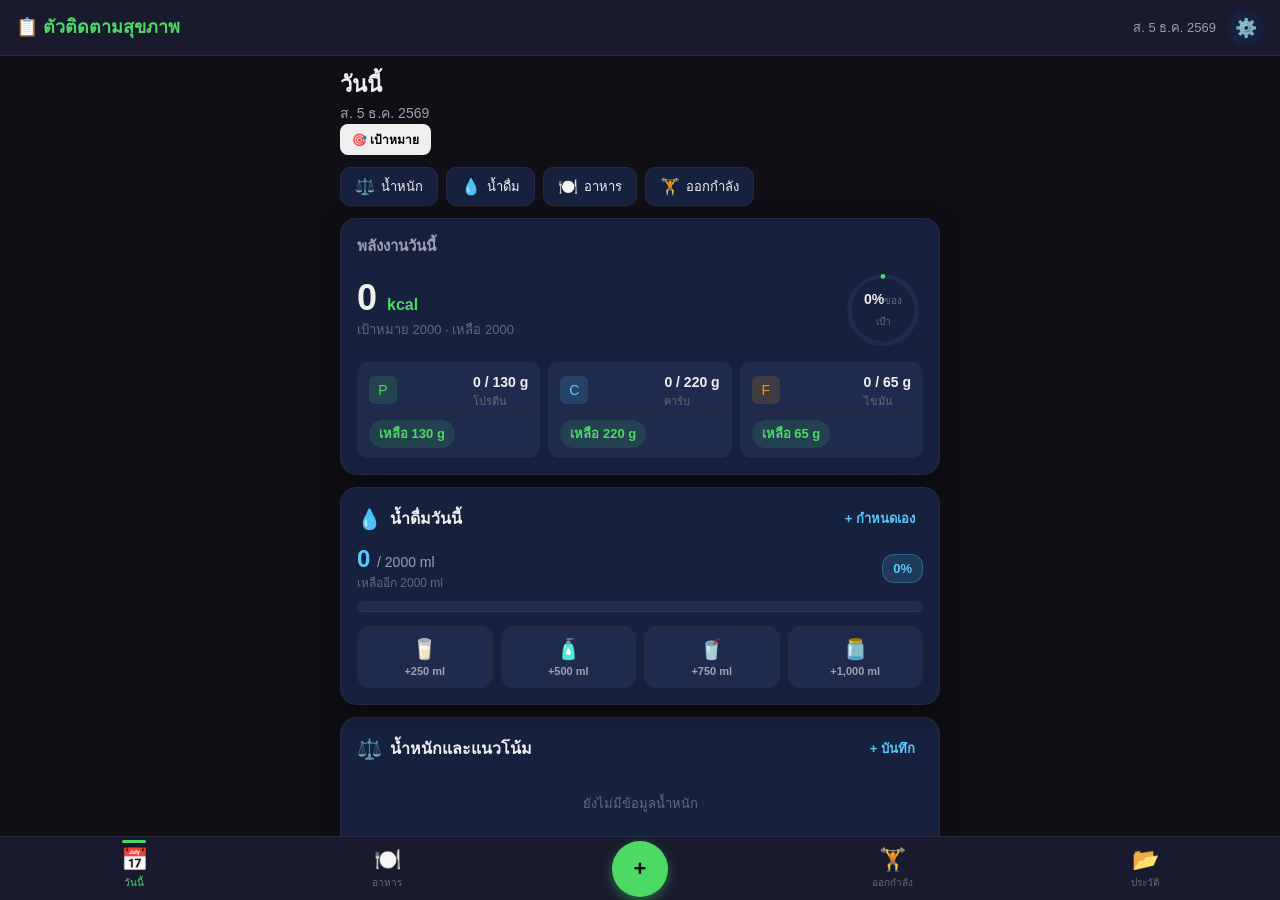
<file: index.html>
<!DOCTYPE html>
<html lang="th">
<head>
<meta charset="UTF-8">
<meta name="viewport" content="width=device-width, initial-scale=1.0, maximum-scale=1.0, user-scalable=no">
<meta name="apple-mobile-web-app-capable" content="yes">
<meta name="apple-mobile-web-app-status-bar-style" content="black-translucent">
<meta name="theme-color" content="#1a1a2e">
<title>ตัวติดตามสุขภาพ</title>
<link rel="stylesheet" href="style.css?v=2">
</head>
<body>

<!-- ════════════════════════════════════════════
   HEADER
   ════════════════════════════════════════════ -->
<header class="app-header">
  <div class="header-left">
    <h1>📋 <span>ตัวติดตามสุขภาพ</span></h1>
  </div>
  <div class="header-right">
    <span class="header-date" id="headerDate"></span>
    <button class="icon-btn" onclick="openModal('settingsModal')" title="ตั้งค่า">⚙️</button>
  </div>
</header>

<!-- ════════════════════════════════════════════
   MAIN CONTENT (แต่ละแท็บ)
   ════════════════════════════════════════════ -->
<main class="main-content" id="mainContent">
  <!-- โหลดโดย JS -->
</main>

<!-- ════════════════════════════════════════════
   BOTTOM NAVIGATION (5 แท็บ)
   ════════════════════════════════════════════ -->
<nav class="bottom-nav">
  <button class="nav-item active" data-tab="today" onclick="switchTab('today')">
    <span class="nav-icon">📅</span>
    <span class="nav-label">วันนี้</span>
  </button>
  <button class="nav-item" data-tab="food" onclick="switchTab('food')">
    <span class="nav-icon">🍽️</span>
    <span class="nav-label">อาหาร</span>
  </button>
  <button class="nav-item nav-center" onclick="openModal('quickAddModal')">
    <span class="nav-icon nav-plus">+</span>
  </button>
  <button class="nav-item" data-tab="workout" onclick="switchTab('workout')">
    <span class="nav-icon">🏋️</span>
    <span class="nav-label">ออกกำลัง</span>
  </button>
  <button class="nav-item" data-tab="history" onclick="switchTab('history')">
    <span class="nav-icon">📂</span>
    <span class="nav-label">ประวัติ</span>
  </button>
</nav>

<!-- เมนูบันทึกด่วน -->
<div class="modal-overlay" id="quickAddModal">
  <div class="modal modal-sm">
    <button class="modal-close" onclick="closeModal('quickAddModal')">×</button>
    <h2>＋ บันทึกด่วน</h2>
    <div class="modal-body">
      <div class="quick-add-grid">
        <button class="quick-add-card" onclick="closeModal('quickAddModal'); openWeightModal()"><span>⚖️</span><strong>น้ำหนัก</strong><small>ชั่งวันนี้</small></button>
        <button class="quick-add-card" onclick="closeModal('quickAddModal'); openWaterModal()"><span>💧</span><strong>น้ำดื่ม</strong><small>บันทึกการดื่มน้ำ</small></button>
        <button class="quick-add-card" onclick="closeModal('quickAddModal'); openFoodModal()"><span>🍽️</span><strong>อาหาร</strong><small>เพิ่มมื้ออาหาร</small></button>
        <button class="quick-add-card" onclick="closeModal('quickAddModal'); openWorkoutModal()"><span>🏋️</span><strong>ออกกำลัง</strong><small>บันทึกการฝึก</small></button>
        <button class="quick-add-card" onclick="closeModal('quickAddModal'); openFastingModal()"><span>⏱️</span><strong>IF Fasting</strong><small>จับเวลาอดอาหาร</small></button>
        <button class="quick-add-card" onclick="closeModal('quickAddModal'); openMealRecommendModal()"><span>💡</span><strong>แนะนำมื้อ</strong><small>คำนวณโควต้า</small></button>
      </div>
    </div>
  </div>
</div>

<!-- บันทึกน้ำหนัก -->
<div class="modal-overlay" id="weightModal">
  <div class="modal modal-sm">
    <button class="modal-close" onclick="closeModal('weightModal')">×</button>
    <h2>⚖️ บันทึกน้ำหนัก</h2>
    <div class="modal-body">
      <input type="hidden" id="editWeightId">
      <div class="form-row">
        <div class="form-group"><label>น้ำหนัก (kg)</label><input type="number" class="form-input" id="weightValue" min="20" max="300" step="0.1" inputmode="decimal"></div>
        <div class="form-group"><label>วันที่</label><input type="date" class="form-input" id="weightDate"></div>
      </div>
      <div class="form-group"><label>เวลา</label><input type="time" class="form-input" id="weightTime"></div>
      <div class="form-group"><label>หมายเหตุ</label><textarea class="form-textarea" id="weightNote" rows="2" placeholder="เช่น ก่อนอาหารเช้า"></textarea></div>
    </div>
    <div class="modal-footer">
      <button class="btn" onclick="closeModal('weightModal')">ยกเลิก</button>
      <button class="btn btn-primary" onclick="saveWeightRecord()">บันทึก</button>
    </div>
  </div>
</div>

<!-- บันทึกน้ำดื่ม -->
<div class="modal-overlay" id="waterModal">
  <div class="modal modal-sm">
    <button class="modal-close" onclick="closeModal('waterModal')">×</button>
    <h2>💧 บันทึกการดื่มน้ำ</h2>
    <div class="modal-body">
      <input type="hidden" id="editWaterId">
      <div class="form-group">
        <label>ปริมาณน้ำดื่ม (มล. / ml)</label>
        <input type="number" class="form-input" id="waterValue" min="10" max="5000" step="10" placeholder="เช่น 250" inputmode="numeric">
      </div>
      <div class="water-presets-grid">
        <button type="button" class="preset-chip" onclick="setWaterModalAmount(250)">🥛 250 ml</button>
        <button type="button" class="preset-chip" onclick="setWaterModalAmount(500)">🧴 500 ml</button>
        <button type="button" class="preset-chip" onclick="setWaterModalAmount(750)">🥤 750 ml</button>
        <button type="button" class="preset-chip" onclick="setWaterModalAmount(1000)">🫙 1,000 ml</button>
      </div>
      <div class="form-row">
        <div class="form-group"><label>วันที่</label><input type="date" class="form-input" id="waterDate"></div>
        <div class="form-group"><label>เวลา</label><input type="time" class="form-input" id="waterTime"></div>
      </div>
      <div class="form-group"><label>หมายเหตุ</label><textarea class="form-textarea" id="waterNote" rows="2" placeholder="เช่น น้ำเปล่า, น้ำแร่, ชาไม่ใส่น้ำตาล"></textarea></div>
    </div>
    <div class="modal-footer">
      <button class="btn" onclick="closeModal('waterModal')">ยกเลิก</button>
      <button class="btn btn-primary" onclick="saveWaterRecord()">บันทึก</button>
    </div>
  </div>
</div>

<!-- ════════════════════════════════════════════
   MODAL: Intermittent Fasting (IF Tracker)
   ════════════════════════════════════════════ -->
<div class="modal-overlay" id="fastingModal">
  <div class="modal modal-md">
    <button class="modal-close" onclick="closeModal('fastingModal')">×</button>
    <h2>⏱️ จัดการเวลา Fasting (IF)</h2>
    <div class="modal-body">
      <input type="hidden" id="editFastingId">
      <div class="form-group">
        <label>เลือกสูตร Fasting</label>
        <div class="fasting-protocols-grid">
          <button type="button" class="protocol-chip" data-hours="16" onclick="selectFastingProtocol(16, this)">
            <strong>16:8</strong>
            <small>ยอดนิยม (16 ชม.)</small>
          </button>
          <button type="button" class="protocol-chip" data-hours="18" onclick="selectFastingProtocol(18, this)">
            <strong>18:6</strong>
            <small>เผาผลาญไว (18 ชม.)</small>
          </button>
          <button type="button" class="protocol-chip" data-hours="20" onclick="selectFastingProtocol(20, this)">
            <strong>20:4</strong>
            <small>Warrior Diet (20 ชม.)</small>
          </button>
          <button type="button" class="protocol-chip" data-hours="14" onclick="selectFastingProtocol(14, this)">
            <strong>14:10</strong>
            <small>ผู้เริ่มต้น (14 ชม.)</small>
          </button>
          <button type="button" class="protocol-chip" data-hours="23" onclick="selectFastingProtocol(23, this)">
            <strong>OMAD</strong>
            <small>มื้อเดียว (23 ชม.)</small>
          </button>
          <button type="button" class="protocol-chip" data-hours="custom" onclick="selectFastingProtocol('custom', this)">
            <strong>กำหนดเอง</strong>
            <small>ระบุชั่วโมง</small>
          </button>
        </div>
      </div>
      <div class="form-group" id="customTargetHoursGroup" style="display:none;">
        <label>เป้าหมายชั่วโมงที่อด (ชม. / Hours)</label>
        <input type="number" class="form-input" id="fastingTargetHours" min="1" max="168" value="16">
      </div>
      <div class="form-row">
        <div class="form-group">
          <label>วันที่เริ่มอดอาหาร</label>
          <input type="date" class="form-input" id="fastingStartDate">
        </div>
        <div class="form-group">
          <label>เวลาที่เริ่มอดอาหาร</label>
          <input type="time" class="form-input" id="fastingStartTime">
        </div>
      </div>
      <div class="form-group">
        <label>หมายเหตุ / ความรู้สึก</label>
        <textarea class="form-textarea" id="fastingNote" rows="2" placeholder="เช่น ดื่มน้ำเปล่า/กาแฟดำ รู้สึกมีสมาธิดี"></textarea>
      </div>
    </div>
    <div class="modal-footer">
      <button class="btn" onclick="closeModal('fastingModal')">ปิด</button>
      <button class="btn btn-primary" id="saveFastingBtn" onclick="saveFastingSession()">เริ่ม Fasting</button>
    </div>
  </div>
</div>

<!-- ════════════════════════════════════════════
   MODAL: Smart Meal Recommender (แนะนำอาหารอัจฉริยะ)
   ════════════════════════════════════════════ -->
<div class="modal-overlay" id="mealRecommendModal">
  <div class="modal modal-lg">
    <button class="modal-close" onclick="closeModal('mealRecommendModal')">×</button>
    <h2>💡 แนะนำมื้ออาหารอัจฉริยะ</h2>
    <div class="modal-body">
      <div class="recommend-budget-banner" id="recommendBudgetBanner">
        <!-- โหลดข้อมูลโควต้าที่เหลือโดย JS -->
      </div>
      <div class="recommend-filters-scroll">
        <button class="recommend-filter-chip active" data-filter="best" onclick="setRecommendFilter('best')">🎯 พอดีโควต้า</button>
        <button class="recommend-filter-chip" data-filter="high-protein" onclick="setRecommendFilter('high-protein')">💪 โปรตีนสูง (20g+)</button>
        <button class="recommend-filter-chip" data-filter="clean" onclick="setRecommendFilter('clean')">🥗 แคลต่ำ &lt; 300</button>
        <button class="recommend-filter-chip" data-filter="7-eleven" onclick="setRecommendFilter('7-eleven')">🏪 7-Eleven / ด่วน</button>
        <button class="recommend-filter-chip" data-filter="dish" onclick="setRecommendFilter('dish')">🍛 อาหารตามสั่ง</button>
        <button class="recommend-filter-chip" data-filter="noodle" onclick="setRecommendFilter('noodle')">🍜 ก๋วยเตี๋ยว / เส้น</button>
        <button class="recommend-filter-chip" data-filter="beverage" onclick="setRecommendFilter('beverage')">🥤 เครื่องดื่ม / โปรตีนเชค</button>
      </div>
      <div class="recommend-cards-container" id="recommendCardsContainer">
        <!-- โหลดการ์ดเมนูโดย JS -->
      </div>
    </div>
    <div class="modal-footer">
      <button class="btn" onclick="closeModal('mealRecommendModal')">ปิด</button>
    </div>
  </div>
</div>

<!-- ════════════════════════════════════════════
   MODAL: ตั้งค่า + เป้าหมาย
   ════════════════════════════════════════════ -->
<div class="modal-overlay" id="settingsModal">
  <div class="modal modal-lg">
    <button class="modal-close" onclick="closeModal('settingsModal')">×</button>
    <h2>⚙️ ตั้งค่า & เป้าหมาย</h2>
    <div class="modal-body">
      <!-- เป้าหมาย -->
      <div class="settings-section">
        <h3 class="settings-section-title">🎯 เป้าหมายรายวัน</h3>
        <div class="form-row">
          <div class="form-group">
            <label>แคลอรี่ (kcal)</label>
            <input type="number" class="form-input" id="goalCalories" placeholder="2000" min="500" max="10000">
          </div>
          <div class="form-group" style="flex:0.8">
            <label>โปรตีน (g)</label>
            <input type="number" class="form-input" id="goalProtein" placeholder="130" min="0" max="300">
          </div>
          <div class="form-group" style="flex:0.8">
            <label>คาร์บ (g)</label>
            <input type="number" class="form-input" id="goalCarbs" placeholder="220" min="0" max="500">
          </div>
          <div class="form-group" style="flex:0.8">
            <label>ไขมัน (g)</label>
            <input type="number" class="form-input" id="goalFat" placeholder="65" min="0" max="200">
          </div>
        </div>
        <div class="form-row" style="margin-top:8px;">
          <div class="form-group">
            <label>น้ำดื่มเป้าหมาย (มล. / ml)</label>
            <input type="number" class="form-input" id="goalWater" placeholder="2000" min="500" max="10000" step="50">
          </div>
        </div>
      </div>

      <div class="settings-section">
        <h3 class="settings-section-title">⚖️ เป้าหมายน้ำหนัก</h3>
        <div class="form-row">
          <div class="form-group">
            <label>น้ำหนักเป้าหมาย (kg)</label>
            <input type="number" class="form-input" id="goalWeight" placeholder="65" min="20" max="300" step="0.1">
          </div>
          <div class="form-group">
            <label>วันเป้าหมาย</label>
            <input type="date" class="form-input" id="goalDate">
          </div>
          <div class="form-group" style="flex:0.7">
            <label>ประเภท</label>
            <select class="form-select" id="goalType">
              <option value="maintain">รักษาน้ำหนัก</option>
              <option value="lose">ลดน้ำหนัก</option>
              <option value="gain">เพิ่มน้ำหนัก/กล้าม</option>
            </select>
          </div>
        </div>
      </div>

      <div class="settings-section">
        <h3 class="settings-section-title">🏋️ เป้าหมายการออกกำลังกาย</h3>
        <div class="form-row">
          <div class="form-group">
            <label>นาทีต่อสัปดาห์</label>
            <input type="number" class="form-input" id="goalExerciseMinutes" placeholder="150" min="0" max="1000">
          </div>
          <div class="form-group">
            <label>ครั้งต่อสัปดาห์</label>
            <input type="number" class="form-input" id="goalExerciseDays" placeholder="3" min="0" max="14">
          </div>
        </div>
      </div>

      <div class="settings-section settings-note">
        <h3 class="settings-section-title">📏 หน่วยการวัด</h3>
        <p>V1 ใช้กิโลกรัมและกิโลเมตร เพื่อให้ข้อมูลเก่าและข้อมูลใหม่คำนวณตรงกัน</p>
      </div>

      <div class="settings-section">
        <h3 class="settings-section-title">📤 สำรองข้อมูล</h3>
        <div class="form-row">
          <button class="btn" onclick="exportData()">📤 ส่งออก (JSON)</button>
          <label class="btn" style="cursor:pointer;">📥 นำเข้า
            <input type="file" id="importDataInput" accept=".json,application/json" style="display:none" onchange="importData(event.target.files[0]); this.value=''">
          </label>
          <button class="btn btn-danger" onclick="resetAllData()">🗑️ ล้างข้อมูล</button>
        </div>
      </div>
    </div>
    <div class="modal-footer">
      <button class="btn" onclick="closeModal('settingsModal')">ปิด</button>
      <button class="btn btn-primary" onclick="saveSettings()">บันทึก</button>
    </div>
  </div>
</div>

<!-- ════════════════════════════════════════════
   MODAL: บันทึกอาหาร
   ════════════════════════════════════════════ -->
<div class="modal-overlay" id="foodModal">
  <div class="modal modal-lg">
    <button class="modal-close" onclick="closeModal('foodModal')">×</button>
    <h2>🍽️ บันทึกมื้ออาหาร</h2>
    <div class="modal-body">
      <input type="hidden" id="editFoodId">
      <div class="form-group">
        <label>มื้อ</label>
        <select class="form-select" id="mealTime">
          <option value="เช้า">☀️ เช้า</option>
          <option value="กลางวัน">🌤️ กลางวัน</option>
          <option value="เย็น">🌙 เย็น</option>
          <option value="ของว่าง">🍪 ของว่าง</option>
          <option value="ก่อนออกกำลัง">🏋️ ก่อนออกกำลัง</option>
          <option value="หลังออกกำลัง">💪 หลังออกกำลัง</option>
          <option value="อื่นๆ">📌 อื่นๆ</option>
        </select>
      </div>
      <div class="form-group">
        <label>ชื่ออาหาร</label>
        <input type="text" class="form-input" id="foodName" placeholder="หรือค้นหาจากฐาน..." autocomplete="off">
        <div class="food-search-results" id="foodSearchResults"></div>
      </div>
      <div class="form-row">
        <div class="form-group" style="flex:0.7">
          <label>จำนวน</label>
          <input type="number" class="form-input" id="foodPortion" value="1" min="0.1" max="20" step="0.1">
        </div>
        <div class="form-group" style="flex:1.3">
          <label>หน่วย</label>
          <select class="form-select" id="foodPortionUnit">
            <option value="จาน">จาน</option>
            <option value="ถ้วย">ถ้วย</option>
            <option value="ช้อนโต๊ะ">ช้อนโต๊ะ</option>
            <option value="ช้อนชา">ช้อนชา</option>
            <option value="กรัม">กรัม</option>
            <option value="ชิ้น">ชิ้น</option>
          </select>
        </div>
      </div>
      <div style="border-top:1px solid var(--border);margin:8px 0;padding-top:8px;"></div>
      <div class="form-row">
        <div class="form-group" style="flex:0.6"><label>แคล (kcal)</label><input type="number" class="form-input" id="foodCal" placeholder="0" min="0" max="5000"></div>
        <div class="form-group" style="flex:0.6"><label>โปรตีน (g)</label><input type="number" class="form-input" id="foodProtein" placeholder="0" min="0" max="500" step="0.1"></div>
        <div class="form-group" style="flex:0.6"><label>คาร์บ (g)</label><input type="number" class="form-input" id="foodCarbs" placeholder="0" min="0" max="500" step="0.1"></div>
        <div class="form-group" style="flex:0.6"><label>ไขมัน (g)</label><input type="number" class="form-input" id="foodFat" placeholder="0" min="0" max="200" step="0.1"></div>
      </div>
      <div class="form-group">
        <label>รูปภาพ (ไม่บังคับ)</label>
        <div class="photo-upload-area" onclick="document.getElementById('foodPhotoInput').click()">
          <span class="upload-icon">📷</span>
          <span class="upload-text">ถ่ายรูปหรือเลือกไฟล์</span>
        </div>
        <input type="file" id="foodPhotoInput" accept="image/*" style="display:none" onchange="handleFoodPhotoSelect(event)">
        <div id="foodPhotoPreview"></div>
        <button type="button" class="btn ai-photo-btn" id="analyzeFoodPhotoBtn" onclick="analyzeFoodPhoto()" disabled>✨ วิเคราะห์รูปด้วย AI</button>
        <p class="ai-photo-status" id="aiPhotoStatus">ถ่ายรูปไว้ก่อนได้ ระบบวิเคราะห์ต้องเชื่อม AI ผ่านเซิร์ฟเวอร์ที่ปลอดภัย</p>
      </div>
      <div class="form-group">
        <label>หมายเหตุ</label>
        <textarea class="form-textarea" id="foodNote" rows="2" placeholder="เช่น กินที่ไหน, กับใคร"></textarea>
      </div>
    </div>
    <div class="modal-footer">
      <button class="btn" onclick="closeModal('foodModal')">ยกเลิก</button>
      <button class="btn btn-primary" onclick="saveFood()" id="saveFoodBtn">บันทึก</button>
    </div>
  </div>
</div>

<!-- ════════════════════════════════════════════
   MODAL: บันทึกการออกกำลังกาย / เริ่มโปรแกรม
   ════════════════════════════════════════════ -->
<div class="modal-overlay" id="workoutModal">
  <div class="modal modal-xl">
    <button class="modal-close" onclick="closeModal('workoutModal')">×</button>
    <h2>🏋️ <span id="workoutModalTitle">บันทึกการออกกำลังกาย</span></h2>
    <div class="modal-body" id="workoutModalBody">
      <!-- โค้จะถูกโหลดโดย JS -->
    </div>
    <div class="modal-footer">
      <button class="btn" onclick="closeModal('workoutModal')">ยกเลิก</button>
      <button class="btn btn-green" id="workoutModalSaveBtn" onclick="saveWorkoutLog()" style="display:none;">บันทึก</button>
    </div>
  </div>
</div>

<!-- ════════════════════════════════════════════
   MODAL: Rest Timer
   ════════════════════════════════════════════ -->
<div class="modal-overlay" id="restTimerModal">
  <div class="modal modal-sm">
    <button class="modal-close" onclick="closeModal('restTimerModal')">×</button>
    <h2>⏱️ Rest Timer</h2>
    <div class="timer-display" id="timerDisplay">0:00</div>
    <div class="timer-controls">
      <button class="btn btn-sm" onclick="timerSet(30)">30 วินาที</button>
      <button class="btn btn-sm" onclick="timerSet(60)">1 นาที</button>
      <button class="btn btn-sm" onclick="timerSet(90)">1.5 นาที</button>
      <button class="btn btn-sm" onclick="timerSet(120)">2 นาที</button>
    </div>
    <div class="timer-controls" style="margin-top:12px;">
      <button class="btn btn-sm btn-primary" id="timerStartBtn" onclick="timerStart()">เริ่ม</button>
      <button class="btn btn-sm" id="timerPauseBtn" onclick="timerPause()" style="display:none;">พัก</button>
      <button class="btn btn-sm" onclick="timerReset()">รีเซ็ต</button>
    </div>
  </div>
</div>

<!-- ════════════════════════════════════════════
   MODAL: ตั้งค่าเป้าหมาย (แยกหน้าจาก settings)
   ════════════════════════════════════════════ -->
<div class="modal-overlay" id="goalsModal">
  <div class="modal modal-lg">
    <button class="modal-close" onclick="closeModal('goalsModal')">×</button>
    <h2>🎯 ตั้งเป้าหมาย</h2>
    <div class="modal-body">
      <div class="form-group">
        <label>ชื่อเป้าหมาย</label>
        <input type="text" class="form-input" id="goalName" placeholder="เช่น ลดเหลือ 65 kg">
      </div>
      <div class="form-row">
        <div class="form-group">
          <label>น้ำหนักเป้าหมาย (kg)</label>
          <input type="number" class="form-input" id="goalTargetWeight" placeholder="65" min="20" max="300" step="0.1">
        </div>
        <div class="form-group">
          <label>วันเป้าหมาย</label>
          <input type="date" class="form-input" id="goalTargetDate">
        </div>
      </div>
      <div class="form-group">
        <label>ประเภท</label>
        <select class="form-select" id="goalTargetType">
          <option value="maintain">รักษาน้ำหนัก</option>
          <option value="lose">ลดน้ำหนัก</option>
          <option value="gain">เพิ่มน้ำหนัก/กล้าม</option>
        </select>
      </div>
      <div class="settings-section">
        <h3 class="settings-section-title">เป้าหมายรายวัน</h3>
        <div class="form-row">
          <div class="form-group"><label>แคล (kcal)</label><input type="number" class="form-input" id="goalTargetCal" placeholder="2000"></div>
          <div class="form-group"><label>โปรตีน (g)</label><input type="number" class="form-input" id="goalTargetProtein" placeholder="130" step="0.1"></div>
          <div class="form-group"><label>คาร์บ (g)</label><input type="number" class="form-input" id="goalTargetCarbs" placeholder="220" step="0.1"></div>
          <div class="form-group"><label>ไขมัน (g)</label><input type="number" class="form-input" id="goalTargetFat" placeholder="65" step="0.1"></div>
        </div>
        <div class="form-row" style="margin-top:8px;">
          <div class="form-group"><label>น้ำดื่มเป้าหมาย (มล. / ml)</label><input type="number" class="form-input" id="goalTargetWater" placeholder="2000" min="500" max="10000" step="50"></div>
        </div>
      </div>
      <div class="settings-section">
        <h3 class="settings-section-title">เป้าหมายออกกำลัง</h3>
        <div class="form-row">
          <div class="form-group"><label>นาที/สัปดาห์</label><input type="number" class="form-input" id="goalTargetMinutes" placeholder="150"></div>
          <div class="form-group"><label>ครั้ง/สัปดาห์</label><input type="number" class="form-input" id="goalTargetDays" placeholder="3"></div>
        </div>
      </div>
    </div>
    <div class="modal-footer">
      <button class="btn" onclick="closeModal('goalsModal')">ยกเลิก</button>
      <button class="btn btn-primary" onclick="saveGoals()">บันทึกเป้าหมาย</button>
    </div>
  </div>
</div>

<!-- ════════════════════════════════════════════
   MODAL: เคลื่อนย้าย/แก้ไขวันที่ (สำหรับบันทึกย้อนหลัง)
   ════════════════════════════════════════════ -->
<div class="modal-overlay" id="dateShiftModal">
  <div class="modal modal-sm">
    <button class="modal-close" onclick="closeModal('dateShiftModal')">×</button>
    <h2>ย้ายวันที่บันทึก</h2>
    <div class="modal-body">
      <div class="form-group">
        <label>เลื่อนไปวัน</label>
        <input type="date" class="form-input" id="dateShiftTarget">
      </div>
      <div class="form-group">
        <label>คำอธิบาย</label>
        <input type="text" class="form-input" id="dateShiftNote" placeholder="เช่น บันทึกย้อนหลัง">
      </div>
    </div>
    <div class="modal-footer">
      <button class="btn" onclick="closeModal('dateShiftModal')">ยกเลิก</button>
      <button class="btn btn-primary" onclick="confirmDateShift()">ย้าย</button>
    </div>
  </div>
</div>

<!-- ════════════════════════════════════════════
   MODAL: รายละเอียดการออกกำลังกาย (ดูเซต)
   ════════════════════════════════════════════ -->
<div class="modal-overlay" id="workoutDetailModal">
  <div class="modal modal-xl">
    <button class="modal-close" onclick="closeModal('workoutDetailModal')">×</button>
    <h2>📋 รายละเอียดการฝึก</h2>
    <div class="modal-body" id="workoutDetailBody">
      <!-- โค้ดจะถูกโหลดโดย JS -->
    </div>
    <div class="modal-footer">
      <button class="btn btn-danger" onclick="deleteWorkoutLog()">ลบบันทึกนี้</button>
      <button class="btn" onclick="closeModal('workoutDetailModal')">ปิด</button>
    </div>
  </div>
</div>

<!-- ════════════════════════════════════════════
   MODAL: แผนการออกกำลังกาย (สร้าง/แก้ไข)
   ════════════════════════════════════════════ -->
<div class="modal-overlay" id="programModal">
  <div class="modal modal-xl">
    <button class="modal-close" onclick="closeModal('programModal')">×</button>
    <h2 id="programModalTitle">สร้างโปรแกรมฝึก</h2>
    <div class="modal-body">
      <input type="hidden" id="editProgramId">
      <div class="form-group">
        <label>ชื่อโปรแกรม</label>
        <input type="text" class="form-input" id="programName" placeholder="เช่น Push Day, Upper/Lower, Full Body">
      </div>
      <div class="form-group">
        <label>หมายเหตุ</label>
        <textarea class="form-textarea" id="programNote" rows="2" placeholder="เช่น วันยกส่วนบน"></textarea>
      </div>
      <div class="form-group">
        <label>ท่าฝึก (ใส่ทีละท่า แล้วคลิก + เพิ่ม)</label>
        <div class="form-row" style="margin-bottom:8px;">
          <div class="form-group" style="flex:2">
            <input type="text" class="form-input" id="programExerciseName" placeholder="ชื่อท่า (เช่น Bench Press)">
          </div>
          <button class="btn btn-sm" onclick="addProgramExercise()">+ เพิ่ม</button>
        </div>
        <div id="programExercisesList"></div>
      </div>
    </div>
    <div class="modal-footer">
      <button class="btn" onclick="closeModal('programModal')">ยกเลิก</button>
      <button class="btn btn-primary" onclick="saveProgram()">บันทึกโปรแกรม</button>
    </div>
  </div>
</div>

<!-- ════════════════════════════════════════════
   MODAL: สร้างมื้ออาหารประจำ (Meal Routine)
   ════════════════════════════════════════════ -->
<div class="modal-overlay" id="mealRoutineModal">
  <div class="modal modal-lg">
    <button class="modal-close" onclick="closeModal('mealRoutineModal')">×</button>
    <h2 id="mealRoutineModalTitle">สร้างมื้ออาหารประจำ</h2>
    <div class="modal-body">
      <input type="hidden" id="editMealRoutineId">
      <div class="form-group">
        <label>ชื่อมื้อ</label>
        <input type="text" class="form-input" id="mealRoutineName" placeholder="เช่น อาหารเช้าปกติ">
      </div>
      <div class="form-group">
        <label>มื้อ</label>
        <select class="form-select" id="mealRoutineMealTime">
          <option value="เช้า">☀️ เช้า</option>
          <option value="กลางวัน">🌤️ กลางวัน</option>
          <option value="เย็น">🌙 เย็น</option>
          <option value="ของว่าง">🍪 ของว่าง</option>
          <option value="อื่นๆ">📌 อื่นๆ</option>
        </select>
      </div>
      <div class="form-group">
        <label>รายละเอียดมื้อ (เลือกจากรายการ หรือพิมพ์เอง)</label>
        <div id="mealRoutineItems"></div>
        <div class="form-row" style="margin-top:8px;">
          <div class="form-group" style="flex:2">
            <input type="text" class="form-input" id="mealRoutineFoodName" placeholder="ชื่ออาหาร (เช่น ข้าวสวย + ไข่เจียว)">
          </div>
          <div class="form-group" style="flex:0.5">
            <input type="number" class="form-input" id="mealRoutineFoodCal" placeholder="แคล" min="0" max="5000" style="width:80px;">
          </div>
          <button class="btn btn-sm" onclick="addMealRoutineItem()">+ เพิ่ม</button>
        </div>
      </div>
    </div>
    <div class="modal-footer">
      <button class="btn" onclick="closeModal('mealRoutineModal')">ยกเลิก</button>
      <button class="btn btn-primary" onclick="saveMealRoutine()">บันทึกมื้อ</button>
    </div>
  </div>
</div>

<script src="food-db.js?v=2"></script>
<script src="app.js?v=2"></script>
</body>
</html>
</file>
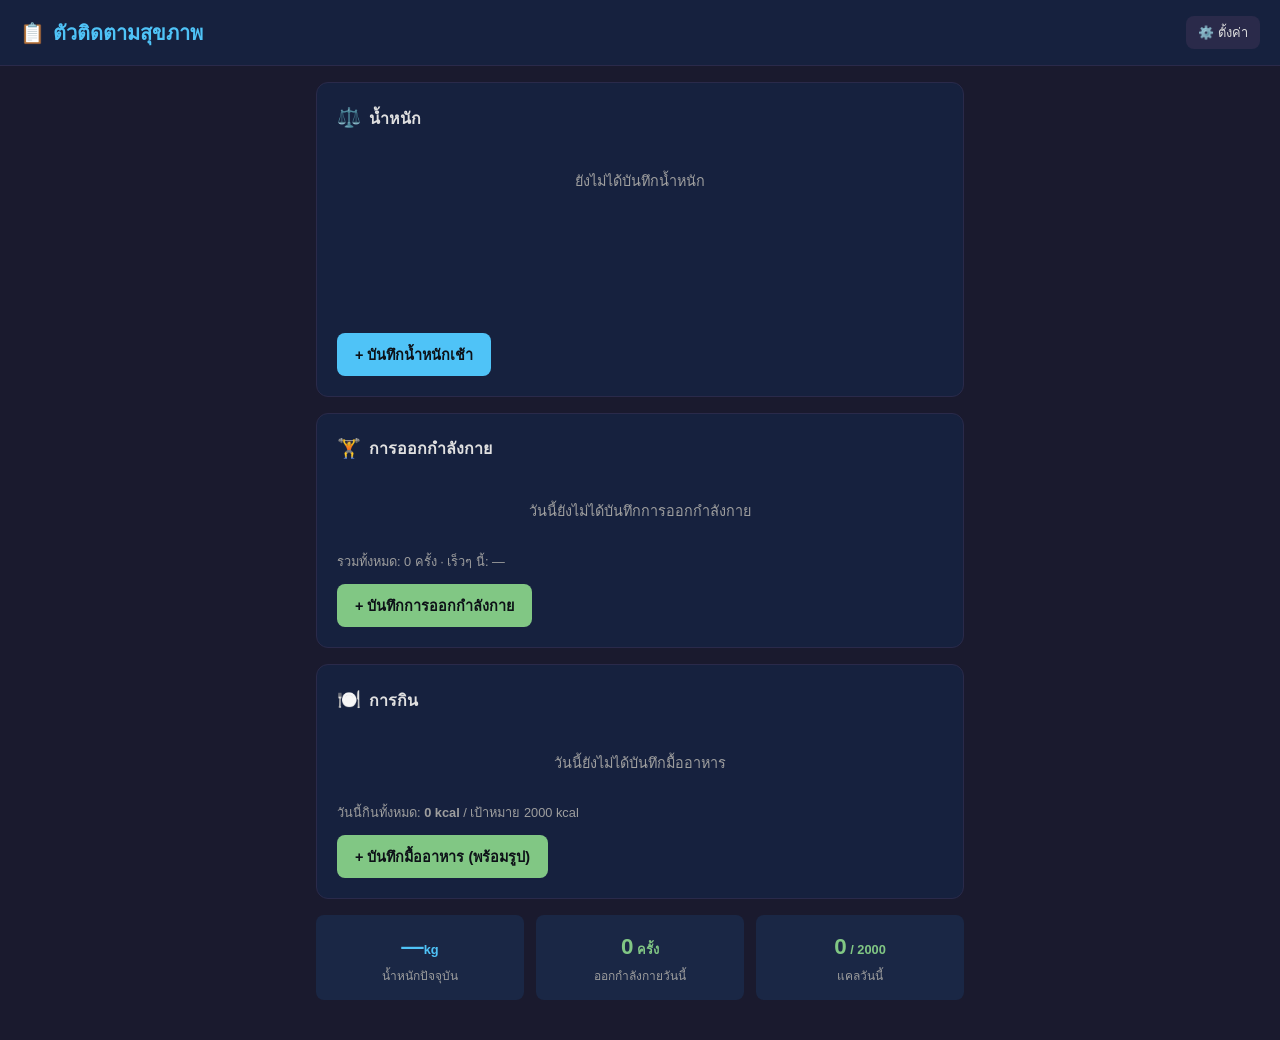
<file: app.html>
<!DOCTYPE html>
<html lang="th">
<head>
<meta charset="UTF-8">
<meta name="viewport" content="width=device-width, initial-scale=1.0">
<title>ตัวติดตามสุขภาพ</title>
<style>
  * { box-sizing: border-box; margin: 0; padding: 0; }

  :root {
    --bg: #1a1a2e;
    --card: #16213e;
    --card-hover: #1a2745;
    --text: #e0e0e0;
    --muted: #9e9e9e;
    --accent: #4fc3f7;
    --accent2: #81c784;
    --warn: #ff8a65;
    --danger: #e57373;
    --border: #2a2a4a;
    --input-bg: #0f0f23;
    --btn-bg: #2a2a4a;
    --btn-hover: #3a3a5a;
  }

  body {
    font-family: -apple-system, BlinkMacSystemFont, 'Segoe UI', Roboto, 'Helvetica Neue', Arial, sans-serif;
    background: var(--bg);
    color: var(--text);
    min-height: 100vh;
    line-height: 1.6;
    -webkit-font-smoothing: antialiased;
  }

  /* ── Header ── */
  .app-header {
    background: var(--card);
    border-bottom: 1px solid var(--border);
    padding: 16px 20px;
    display: flex;
    align-items: center;
    justify-content: space-between;
    position: sticky;
    top: 0;
    z-index: 10;
  }
  .app-header h1 {
    font-size: 1.25rem;
    font-weight: 600;
    display: flex;
    align-items: center;
    gap: 8px;
  }
  .app-header h1 span { color: var(--accent); }

  /* ── Layout ── */
  .container {
    max-width: 680px;
    margin: 0 auto;
    padding: 16px 16px 40px;
  }

  .section {
    background: var(--card);
    border: 1px solid var(--border);
    border-radius: 12px;
    padding: 20px;
    margin-bottom: 16px;
  }
  .section-title {
    font-size: 1rem;
    font-weight: 600;
    color: var(--text);
    margin-bottom: 16px;
    display: flex;
    align-items: center;
    gap: 8px;
  }
  .section-title .emoji { font-size: 1.2rem; }

  /* ── Buttons ── */
  .btn {
    display: inline-flex;
    align-items: center;
    gap: 6px;
    padding: 10px 18px;
    border: none;
    border-radius: 8px;
    font-size: 0.9rem;
    font-weight: 500;
    cursor: pointer;
    transition: background 0.2s, transform 0.1s;
    background: var(--btn-bg);
    color: var(--text);
  }
  .btn:hover { background: var(--btn-hover); }
  .btn:active { transform: scale(0.98); }
  .btn-primary { background: var(--accent); color: #0d1117; font-weight: 600; }
  .btn-primary:hover { background: #5fc8f7; }
  .btn-green { background: var(--accent2); color: #0d1117; font-weight: 600; }
  .btn-green:hover { background: #92d894; }
  .btn-danger { background: var(--danger); color: white; }
  .btn-sm { padding: 6px 12px; font-size: 0.8rem; }

  /* ── Form ── */
  .form-group { margin-bottom: 12px; }
  .form-group label {
    display: block;
    font-size: 0.8rem;
    color: var(--muted);
    margin-bottom: 4px;
    font-weight: 500;
  }
  .form-input, .form-select, .form-textarea {
    width: 100%;
    padding: 10px 12px;
    background: var(--input-bg);
    border: 1px solid var(--border);
    border-radius: 8px;
    color: var(--text);
    font-size: 0.95rem;
    font-family: inherit;
    transition: border-color 0.2s;
  }
  .form-input:focus, .form-select:focus, .form-textarea:focus {
    outline: none;
    border-color: var(--accent);
  }
  .form-textarea { resize: vertical; min-height: 60px; }

  .form-row {
    display: flex;
    gap: 12px;
    align-items: end;
  }
  .form-row > * { flex: 1; }

  /* ── Exercise Types ── */
  .exercise-types {
    display: flex;
    flex-wrap: wrap;
    gap: 8px;
    margin-bottom: 12px;
  }
  .exercise-type-btn {
    padding: 8px 16px;
    border-radius: 20px;
    border: 1px solid var(--border);
    background: transparent;
    color: var(--text);
    font-size: 0.85rem;
    cursor: pointer;
    transition: all 0.15s;
  }
  .exercise-type-btn:hover { border-color: var(--accent); background: var(--card-hover); }
  .exercise-type-btn.active {
    background: var(--accent);
    color: #0d1117;
    border-color: var(--accent);
    font-weight: 600;
  }

  /* ── Exercise Detail Table ── */
  .exercise-detail {
    margin-top: 12px;
    padding-top: 12px;
    border-top: 1px solid var(--border);
  }
  .exercise-detail .detail-error { color: var(--warn); font-size: 0.8rem; margin-bottom: 8px; display: none; }
  .exercise-detail.show-error .detail-error { display: block; }

  .set-row {
    display: grid;
    grid-template-columns: 1fr 80px 80px 100px 40px;
    gap: 8px;
    align-items: center;
    margin-bottom: 6px;
  }
  .set-row .set-num {
    font-size: 0.75rem;
    color: var(--muted);
    text-align: center;
    padding: 8px 0;
  }
  .set-row input, .set-row select {
    padding: 8px;
    background: var(--input-bg);
    border: 1px solid var(--border);
    border-radius: 6px;
    color: var(--text);
    font-size: 0.85rem;
    font-family: inherit;
  }
  .set-row input:focus, .set-row select:focus {
    outline: none;
    border-color: var(--accent);
  }
  .add-set-btn {
    width: 100%;
    margin-top: 8px;
    padding: 8px;
    background: transparent;
    border: 1px dashed var(--border);
    border-radius: 6px;
    color: var(--muted);
    cursor: pointer;
    font-size: 0.85rem;
    transition: all 0.15s;
  }
  .add-set-btn:hover { border-color: var(--accent); color: var(--accent); }

  /* ── Food Search ── */
  .food-search-box {
    position: relative;
    margin-bottom: 12px;
  }
  .food-search-input {
    width: 100%;
    padding: 12px 12px 36px;
    background: var(--input-bg);
    border: 1px solid var(--border);
    border-radius: 8px;
    color: var(--text);
    font-size: 0.95rem;
    font-family: inherit;
  }
  .food-search-input:focus {
    outline: none;
    border-color: var(--accent);
  }
  .food-search-input::placeholder { color: var(--muted); }

  .food-search-results {
    position: absolute;
    top: 100%;
    left: 0;
    right: 0;
    background: var(--card);
    border: 1px solid var(--border);
    border-radius: 8px;
    max-height: 240px;
    overflow-y: auto;
    z-index: 20;
    margin-top: 4px;
    box-shadow: 0 8px 24px rgba(0,0,0,0.4);
  }
  .food-search-results .result-item {
    padding: 10px 14px;
    cursor: pointer;
    border-bottom: 1px solid var(--border);
    transition: background 0.15s;
    display: flex;
    justify-content: space-between;
    align-items: center;
  }
  .food-search-results .result-item:last-child { border-bottom: none; }
  .food-search-results .result-item:hover { background: var(--card-hover); }
  .food-search-results .result-item .food-name { font-weight: 500; }
  .food-search-results .result-item .food-meta {
    font-size: 0.75rem;
    color: var(--muted);
    display: flex;
    gap: 10px;
  }
  .food-search-results .no-results {
    padding: 14px;
    color: var(--muted);
    text-align: center;
    font-size: 0.85rem;
  }

  /* ── Meal Entry ── */
  .meal-entry {
    background: var(--card-hover);
    border: 1px solid var(--border);
    border-radius: 8px;
    padding: 14px;
    margin-bottom: 8px;
  }
  .meal-entry .meal-header {
    display: flex;
    justify-content: space-between;
    align-items: flex-start;
    margin-bottom: 8px;
  }
  .meal-entry .meal-name {
    font-weight: 600;
    font-size: 0.95rem;
  }
  .meal-entry .meal-time {
    font-size: 0.75rem;
    color: var(--muted);
    margin-top: 2px;
  }
  .meal-entry .meal-nutrition {
    display: flex;
    gap: 16px;
    font-size: 0.8rem;
    color: var(--muted);
    margin-bottom: 8px;
  }
  .meal-entry .meal-nutrition span strong { color: var(--text); }
  .meal-entry .meal-photo {
    margin-top: 8px;
    max-width: 120px;
    border-radius: 6px;
    border: 1px solid var(--border);
    overflow: hidden;
    display: none;
  }
  .meal-entry .meal-photo img { width: 100%; display: block; }
  .meal-entry.has-photo .meal-photo { display: block; }
  .meal-entry .delete-btn {
    background: none;
    border: none;
    color: var(--danger);
    cursor: pointer;
    font-size: 0.8rem;
    padding: 4px 8px;
    border-radius: 4px;
  }
  .meal-entry .delete-btn:hover { background: rgba(229,115,115,0.15); }

  /* ── Weight Section ── */
  .weight-current {
    display: flex;
    align-items: center;
    gap: 16px;
    margin-bottom: 16px;
  }
  .weight-current .weight-value {
    font-size: 2.5rem;
    font-weight: 700;
    color: var(--accent);
    line-height: 1;
  }
  .weight-current .weight-unit {
    font-size: 1rem;
    color: var(--muted);
    margin-left: 4px;
  }
  .weight-current .weight-date {
    font-size: 0.8rem;
    color: var(--muted);
    margin-top: 4px;
  }
  .weight-chart {
    height: 120px;
    margin-bottom: 16px;
    position: relative;
  }
  .weight-chart canvas {
    width: 100%;
    height: 100%;
    border-radius: 6px;
  }

  /* ── Lists ── */
  .entry-list {
    list-style: none;
  }
  .entry-item {
    display: flex;
    justify-content: space-between;
    align-items: center;
    padding: 10px 0;
    border-bottom: 1px solid var(--border);
  }
  .entry-item:last-child { border-bottom: none; }
  .entry-item .entry-info {
    flex: 1;
  }
  .entry-item .entry-title {
    font-weight: 500;
    font-size: 0.9rem;
  }
  .entry-item .entry-sub {
    font-size: 0.75rem;
    color: var(--muted);
    margin-top: 2px;
  }
  .entry-item .entry-cal {
    font-weight: 600;
    color: var(--accent2);
    font-size: 0.9rem;
    margin-left: 12px;
    white-space: nowrap;
  }

  .empty-state {
    padding: 20px;
    text-align: center;
    color: var(--muted);
    font-size: 0.9rem;
  }

  /* ── Summary Bar ── */
  .summary-bar {
    display: grid;
    grid-template-columns: 1fr 1fr 1fr;
    gap: 12px;
    margin-top: 16px;
  }
  .summary-card {
    background: var(--card-hover);
    border-radius: 8px;
    padding: 14px;
    text-align: center;
  }
  .summary-card .summary-value {
    font-size: 1.4rem;
    font-weight: 700;
    color: var(--accent);
  }
  .summary-card .summary-label {
    font-size: 0.75rem;
    color: var(--muted);
    margin-top: 2px;
  }
  .summary-card.green .summary-value { color: var(--accent2); }

  /* ── Modal Overlay ── */
  .modal-overlay {
    position: fixed;
    inset: 0;
    background: rgba(0,0,0,0.6);
    display: none;
    align-items: center;
    justify-content: center;
    z-index: 100;
    padding: 16px;
  }
  .modal-overlay.open { display: flex; }
  .modal {
    background: var(--card);
    border: 1px solid var(--border);
    border-radius: 16px;
    padding: 24px;
    width: 100%;
    max-width: 480px;
    max-height: 90vh;
    overflow-y: auto;
    box-shadow: 0 16px 48px rgba(0,0,0,0.5);
  }
  .modal h2 {
    font-size: 1.15rem;
    margin-bottom: 20px;
    display: flex;
    align-items: center;
    gap: 8px;
  }
  .modal .close-btn {
    float: right;
    background: none;
    border: none;
    color: var(--muted);
    font-size: 1.5rem;
    cursor: pointer;
    padding: 4px 8px;
    line-height: 1;
  }
  .modal .close-btn:hover { color: var(--text); }

  /* ── Form Layout in Modal ── */
  .modal-form { display: flex; flex-direction: column; gap: 14px; }
  .modal-form .form-actions {
    display: flex;
    gap: 10px;
    margin-top: 8px;
    justify-content: flex-end;
  }

  /* ── Photo Upload ── */
  .photo-upload-area {
    border: 2px dashed var(--border);
    border-radius: 8px;
    padding: 20px;
    text-align: center;
    cursor: pointer;
    transition: all 0.2s;
    margin-bottom: 12px;
  }
  .photo-upload-area:hover { border-color: var(--accent); background: var(--card-hover); }
  .photo-upload-area .upload-icon { font-size: 2rem; margin-bottom: 8px; }
  .photo-upload-area .upload-text { color: var(--muted); font-size: 0.85rem; }
  .photo-preview-thumb {
    display: flex;
    align-items: center;
    gap: 10px;
    padding: 8px;
    background: var(--card-hover);
    border-radius: 8px;
    margin-bottom: 12px;
  }
  .photo-preview-thumb img {
    width: 56px;
    height: 56px;
    border-radius: 6px;
    object-fit: cover;
    border: 1px solid var(--border);
  }
  .photo-preview-thumb .photo-remove {
    background: none;
    border: none;
    color: var(--danger);
    cursor: pointer;
    font-size: 1rem;
  }

  /* ── Misc ── */
  .text-muted { color: var(--muted); }
  .text-sm { font-size: 0.8rem; }
  .mt-8 { margin-top: 8px; }
  .mt-12 { margin-top: 12px; }
  .gap-8 { gap: 8px; }

  /* Scrollbar */
  ::-webkit-scrollbar { width: 6px; }
  ::-webkit-scrollbar-track { background: var(--bg); }
  ::-webkit-scrollbar-thumb { background: var(--border); border-radius: 3px; }

  /* Responsive */
  @media (max-width: 480px) {
    .container { padding: 12px 12px 32px; }
    .section { padding: 16px; }
    .form-row { flex-direction: column; gap: 8px; }
    .set-row { grid-template-columns: 1fr 70px 70px 90px 36px; gap: 4px; }
    .summary-bar { grid-template-columns: 1fr; }
    .summary-card { display: flex; align-items: center; justify-content: space-between; padding: 12px 16px; }
    .summary-card .summary-value { font-size: 1.2rem; margin: 0; }
    .summary-card .summary-label { margin: 0; }
  }
</style>
</head>
<body>

<header class="app-header">
  <h1>📋 <span>ตัวติดตามสุขภาพ</span></h1>
  <button class="btn btn-sm" onclick="openModal('settingsModal')">⚙️ ตั้งค่า</button>
</header>

<div class="container" id="app">
  <!-- โหลดโดย JS -->
</div>

<!-- ── Modal: บันทึกน้ำหนัก ── -->
<div class="modal-overlay" id="weightModal">
  <div class="modal">
    <button class="close-btn" onclick="closeModal('weightModal')">×</button>
    <h2>⚖️ บันทึกน้ำหนัก (เช้า)</h2>
    <form class="modal-form" id="weightForm">
      <div class="form-group">
        <label>น้ำหนัก (kg)</label>
        <input type="number" step="0.1" class="form-input" id="weightValue" placeholder="เช่น 70.5" min="20" max="300" required>
      </div>
      <div class="form-group">
        <label>หมายเหตุ</label>
        <input type="text" class="form-input" id="weightNote" placeholder="เช่น หลังตื่นนอน, ก่อนอาบน้ำ">
      </div>
      <div class="form-actions">
        <button type="button" class="btn" onclick="closeModal('weightModal')">ยกเลิก</button>
        <button type="submit" class="btn btn-primary">บันทึก</button>
      </div>
    </form>
  </div>
</div>

<!-- ── Modal: บันทึกการออกกำลังกาย ── -->
<div class="modal-overlay" id="exerciseModal">
  <div class="modal">
    <button class="close-btn" onclick="closeModal('exerciseModal')">×</button>
    <h2>🏋️ บันทึกการออกกำลังกาย</h2>
    <form class="modal-form" id="exerciseForm">
      <div class="form-group">
        <label>ประเภทกิจกรรม</label>
        <div class="exercise-types" id="exerciseTypes">
          <button type="button" class="exercise-type-btn" data-type="running">🏃 วิ่ง</button>
          <button type="button" class="exercise-type-btn" data-type="weight">🏋️ ยกเวท</button>
          <button type="button" class="exercise-type-btn" data-type="yoga">🧘 โยคะ</button>
          <button type="button" class="exercise-type-btn" data-type="cycling">🚴 ปั่นจักรยาน</button>
          <button type="button" class="exercise-type-btn" data-type="swim">🏊 ว่ายน้ำ</button>
          <button type="button" class="exercise-type-btn" data-type="walk">🚶 เดิน</button>
          <button type="button" class="exercise-type-btn" data-type="hiit">🔥 HIIT</button>
          <button type="button" class="exercise-type-btn" data-type="other">📌 อื่นๆ</button>
        </div>
        <input type="text" class="form-input mt-8" id="customExerciseType" placeholder="พิมพ์ประเภทเอง (ถ้าเลือก อื่นๆ)">
      </div>

      <div class="form-group">
        <label>ระยะเวลา (นาที)</label>
        <input type="number" class="form-input" id="exerciseDuration" placeholder="เช่น 30" min="1" max="600" required>
      </div>

      <div class="form-group" id="intensityGroup" style="display:none;">
        <label>ระดับความหนัก</label>
        <select class="form-select" id="exerciseIntensity">
          <option value="เบา">เบา</option>
          <option value="ปานกลาง" selected>ปานกลาง</option>
          <option value="หนัก">หนัก</option>
        </select>
      </div>

      <div class="form-group">
        <label>บันทึกเซท/รีพ (สำหรับยกเวท)</label>
        <div class="exercise-detail" id="exerciseDetail">
          <div class="detail-error">กรุณากรอกเซตอย่างน้อย 1 เซต</div>
          <div id="setsContainer"></div>
          <button type="button" class="add-set-btn" id="addSetBtn">+ เพิ่มเซต</button>
        </div>
      </div>

      <div class="form-group">
        <label>หมายเหตุ</label>
        <textarea class="form-textarea" id="exerciseNote" placeholder="เช่น วิ่งรอบสนาม, ปั่นจักรยานไปทำงาน"></textarea>
      </div>

      <div class="form-actions">
        <button type="button" class="btn" onclick="closeModal('exerciseModal')">ยกเลิก</button>
        <button type="submit" class="btn btn-green">บันทึก</button>
      </div>
    </form>
  </div>
</div>

<!-- ── Modal: บันทึกมื้ออาหาร ── -->
<div class="modal-overlay" id="foodModal">
  <div class="modal">
    <button class="close-btn" onclick="closeModal('foodModal')">×</button>
    <h2>🍽️ บันทึกมื้ออาหาร</h2>
    <form class="modal-form" id="foodForm" enctype="multipart/form-data">
      <div class="form-group">
        <label>มื้ออาหาร</label>
        <select class="form-select" id="mealTime">
          <option value="เช้า">☀️ เช้า</option>
          <option value="กลางวัน">🌤️ กลางวัน</option>
          <option value="เย็น">🌙 เย็น</option>
          <option value="ว่าง">🍪 ว่าง/ของว่าง</option>
          <option value="ก่อนออกกำลังกาย">🏋️ ก่อนออกกำลังกาย</option>
          <option value="หลังออกกำลังกาย">💪 หลังออกกำลังกาย</option>
          <option value="อื่นๆ">📌 อื่นๆ</option>
        </select>
      </div>

      <div class="form-group">
        <label>ชื่ออาหาร</label>
        <input type="text" class="form-input" id="foodNameCustom" placeholder="หรือค้นหาจากฐานอาหาร (ด้านล่าง)">
      </div>

      <!-- ค้นหาอาหาร -->
      <div class="form-group" id="foodSearchGroup" style="display:none;">
        <label>ค้นหาอาหารในฐานข้อมูล</label>
        <div class="food-search-box">
          <input type="text" class="food-search-input" id="foodSearchInput" placeholder="พิมพ์ชื่ออาหาร... เช่น ข้าวมันไก่, ส้มตำ, ต้มยำ">
          <div class="food-search-results" id="foodSearchResults"></div>
        </div>
      </div>

      <div class="form-group" id="foodManualGroup">
        <label>แคลอรี่ (kcal)</label>
        <input type="number" class="form-input" id="foodCalories" placeholder="เช่น 450" min="0" max="5000">
      </div>

      <div class="form-row" id="foodMacroRow">
        <div class="form-group">
          <label>โปรตีน (g)</label>
          <input type="number" step="0.1" class="form-input" id="foodProtein" placeholder="0" min="0" max="500">
        </div>
        <div class="form-group">
          <label>คาร์บ (g)</label>
          <input type="number" step="0.1" class="form-input" id="foodCarbs" placeholder="0" min="0" max="500">
        </div>
        <div class="form-group">
          <label>ไขมัน (g)</label>
          <input type="number" step="0.1" class="form-input" id="foodFat" placeholder="0" min="0" max="200">
        </div>
      </div>

      <!-- ถ่ายรูป -->
      <div class="form-group">
        <label>ถ่ายรูปอาหาร (ไม่บังคับ)</label>
        <div class="photo-upload-area" id="photoUploadArea" onclick="document.getElementById('foodPhotoInput').click()">
          <div class="upload-icon">📷</div>
          <div class="upload-text">คลิกเพื่อถ่ายรูป หรือเลือกไฟล์</div>
        </div>
        <input type="file" id="foodPhotoInput" accept="image/*" style="display:none" onchange="handlePhotoSelect(event)">
        <div id="photoPreviewContainer"></div>
      </div>

      <div class="form-group">
        <label>หมายเหตุ</label>
        <textarea class="form-textarea" id="foodNote" placeholder="เช่น เพิ่มเครื่องปรุง, กินกับใคร"></textarea>
      </div>

      <div class="form-actions">
        <button type="button" class="btn" onclick="closeModal('foodModal')">ยกเลิก</button>
        <button type="submit" class="btn btn-green">บันทึกมื้อนี้</button>
      </div>
    </form>
  </div>
</div>

<!-- ── Modal: ตั้งค่า ── -->
<div class="modal-overlay" id="settingsModal">
  <div class="modal">
    <button class="close-btn" onclick="closeModal('settingsModal')">×</button>
    <h2>⚙️ ตั้งค่า</h2>
    <form class="modal-form" id="settingsForm">
      <div class="form-group">
        <label>เป้าหมายน้ำหนัก (kg)</label>
        <input type="number" step="0.1" class="form-input" id="goalWeight" placeholder="เช่น 65" min="20" max="300">
      </div>
      <div class="form-group">
        <label>เป้าหมายแคลอรี่ต่อวัน (kcal)</label>
        <input type="number" class="form-input" id="goalCalories" placeholder="เช่น 2000" min="500" max="10000">
      </div>
      <div class="form-group">
        <label>ลืมรหัส? (Reset ข้อมูลทั้งหมด)</label>
        <p class="text-muted text-sm">จะลบข้อมูลทั้งหมดในเครื่องนี้ — ไม่สามารถกู้คืนได้</p>
        <button type="button" class="btn btn-danger btn-sm mt-8" onclick="resetAllData()">ล้างข้อมูลทั้งหมด</button>
      </div>
      <div class="form-actions">
        <button type="button" class="btn" onclick="closeModal('settingsModal')">ปิด</button>
        <button type="submit" class="btn btn-primary">บันทึกตั้งค่า</button>
      </div>
    </form>
  </div>
</div>

<script>
// ──────────────────────────────────────────────
// ฐานข้อมูลอาหารไทย (เปิดรับ — เริ่มจาก 60 เมนูพื้นฐาน)
// ──────────────────────────────────────────────
const FOOD_DB = [
  // ── ข้าว ──
  { name: "ข้าวสวย", cat: "ข้าว", cal: 230, protein: 4.3, carbs: 50, fat: 0.3, per: "ต่อจาน (1 ถ้วยตวง)" },
  { name: "ข้าวกล้อง", cat: "ข้าว", cal: 220, protein: 5, carbs: 48, fat: 1.5, per: "ต่อจาน" },
  { name: "ข้าวเหนียว", cat: "ข้าว", cal: 230, protein: 3.5, carbs: 52, fat: 0.2, per: "ต่อจาน" },
  { name: "ข้าวหอมมะลิ", cat: "ข้าว", cal: 230, protein: 4.1, carbs: 50, fat: 0.3, per: "ต่อจาน" },

  // ── ข้าวผัด ──
  { name: "ข้าวผัดกระเพรา", cat: "ข้าวผัด", cal: 420, protein: 14, carbs: 55, fat: 15, per: "ต่อจาน (พริกกระเพรา + ไข่)" },
  { name: "ข้าวผัด볶กไม้", cat: "ข้าวผัด", cal: 400, protein: 13, carbs: 52, fat: 15, per: "ต่อจาน" },
  { name: "ข้าวผัดหมูใส่ไข่", cat: "ข้าวผัด", cal: 440, protein: 18, carbs: 54, fat: 16, per: "ต่อจาน" },
  { name: "ข้าวผัดรวมมิตร", cat: "ข้าวผัด", cal: 500, protein: 22, carbs: 55, fat: 22, per: "ต่อจาน" },
  { name: "ข้าวผัดโซ่", cat: "ข้าวผัด", cal: 380, protein: 12, carbs: 52, fat: 13, per: "ต่อจาน (ใส่ซีอิ๊ว)" },

  // ── ข้าวราด ──
  { name: "ข้าวมันไก่", cat: "ข้าวราด", cal: 520, protein: 28, carbs: 60, fat: 18, per: "ต่อจาน (ไก่ + น้ำพริก)" },
  { name: "ข้าวราดหมูสับ", cat: "ข้าวราด", cal: 480, protein: 24, carbs: 55, fat: 18, per: "ต่อจาน (หมู + น้ำพริกเผา)" },
  { name: "ข้าวราดหมูงาน", cat: "ข้าวราด", cal: 500, protein: 25, carbs: 58, fat: 20, per: "ต่อจาน" },
  { name: "ข้าวราดไก่", cat: "ข้าวราด", cal: 460, protein: 22, carbs: 56, fat: 16, per: "ต่อจาน" },
  { name: "ข้าวราดปลา", cat: "ข้าวราด", cal: 430, protein: 26, carbs: 52, fat: 14, per: "ต่อจาน (ปลา + น้ำพริก)" },
  { name: "ข้าวราดกุ้ง", cat: "ข้าวราด", cal: 490, protein: 24, carbs: 56, fat: 18, per: "ต่อจาน" },

  // ── ข้าวต้ม / นู๊ดเดิล ──
  { name: "ข้าวต้มโลศีร", cat: "ข้าวต้ม", cal: 320, protein: 8, carbs: 60, fat: 2, per: "ต่อจาน" },
  { name: "ข้าวต้มปลา", cat: "ข้าวต้ม", cal: 300, protein: 12, carbs: 55, fat: 4, per: "ต่อจาน" },
  { name: "นู๊ดเดิลราดหมู", cat: "นู๊ดเดิล", cal: 400, protein: 14, carbs: 58, fat: 14, per: "ต่อจาน" },
  { name: "ราดหน้าข้าวเส้น", cat: "นู๊ดเดิล", cal: 450, protein: 15, carbs: 55, fat: 20, per: "ต่อจาน (กุ้ง + みง + หมู)" },

  // ── ต้ม ──
  { name: "ต้มยำกุ้ง", cat: "ต้ม", cal: 280, protein: 18, carbs: 25, fat: 12, per: "ต่อจาน (เส้นหมี + กุ้ง + น้ำยา)" },
  { name: "ต้มยำเหuito้เส้น", cat: "ต้ม", cal: 310, protein: 16, carbs: 35, fat: 14, per: "ต่อจาน (เส้น + เหuito้ + น้ำยา)" },
  { name: "ต้มข่าไก่", cat: "ต้ม", cal: 300, protein: 22, carbs: 22, fat: 14, per: "ต่อจาน (ไก่ + ข่า + น้ำซุป)" },
  { name: "ต้มปลาหม้อ", cat: "ต้ม", cal: 260, protein: 24, carbs: 15, fat: 10, per: "ต่อจาน" },
  { name: "ต้มสาหู", cat: "ต้ม", cal: 240, protein: 22, carbs: 10, fat: 12, per: "ต่อจาน" },

  // ── ซด ──
  { name: "ซดรุ้ง", cat: "ซด", cal: 180, protein: 8, carbs: 8, fat: 14, per: "ต่อถ้วย (ใส่ไข่ + ไช่)" },
  { name: "ซดหมู", cat: "ซด", cal: 200, protein: 12, carbs: 10, fat: 14, per: "ต่อถ้วย" },
  { name: "ซดไก่", cat: "ซด", cal: 190, protein: 14, carbs: 8, fat: 12, per: "ต่อถ้วย" },

  // ── น้ำแกง ──
  { name: "น้ำแกงจืดหมูสับ", cat: "น้ำแกง", cal: 280, protein: 12, carbs: 35, fat: 8, per: "ต่อจาน (หมู + ผัก + เส้น)" },
  { name: "น้ำแกงจืดเต้าหู้หมูสับ", cat: "น้ำแกง", cal: 300, protein: 16, carbs: 32, fat: 10, per: "ต่อจาน" },
  { name: "น้ำแกงเลียง", cat: "น้ำแกง", cal: 220, protein: 14, carbs: 18, fat: 10, per: "ต่อจาน (ผักสวน + หมูสับ)" },

  // ── ผัด ──
  { name: "ผัดไทย", cat: "ผัด", cal: 450, protein: 14, carbs: 60, fat: 18, per: "ต่อจาน (กุ้ง + ถั่ว + ไข่ + น้ำปลา)" },
  { name: "ผัดผักรวม", cat: "ผัด", cal: 200, protein: 8, carbs: 18, fat: 12, per: "ต่อจาน" },
  { name: "ผัดข้าวโพด", cat: "ผัด", cal: 280, protein: 12, carbs: 32, fat: 10, per: "ต่อจาน (สะพัด + ไข่ + หมู)" },
  { name: "ผัดแซ่บ","cat":"ผัด", cal: 320, protein: 14, carbs: 38, fat: 15, per: "ต่อจาน (ใส่ซีอิ๊ว + หมูสับ)" },
  { name: "ผัดวุ้นเส้นหมู", cat: "ผัด", cal: 360, protein: 14, carbs: 42, fat: 14, per: "ต่อจาน" },

  // ── ยำ ──
  { name: "ส้มตำ", cat: "ยำ", cal: 180, protein: 6, carbs: 18, fat: 10, per: "ต่อจาน (มะละกอ + ถั่ว + ปลาร้า + เนื้อสัตว์)" },
  { name: "ส้มตำหมูยอ", cat: "ยำ", cal: 220, protein: 12, carbs: 18, fat: 12, per: "ต่อจาน" },
  { name: "ส้มตำปูปลาร้า", cat: "ยำ", cal: 200, protein: 8, carbs: 16, fat: 12, per: "ต่อจาน" },
  { name: "ยำวุ้นเส้น", cat: "ยำ", cal: 180, protein: 8, carbs: 20, fat: 10, per: "ต่อจาน" },
  { name: "ยำไข่ใหม่", cat: "ยำ", cal: 200, protein: 10, carbs: 15, fat: 12, per: "ต่อจาน" },

  // ── แกง ──
  { name: "แกงเขียวหวาน", cat: "แกง", cal: 250, protein: 15, carbs: 20, fat: 12, per: "ต่อจาน (เนื้อ + ผัก + น้ำแกง)" },
  { name: "แกงเลียง", cat: "แกง", cal: 200, protein: 12, carbs: 18, fat: 8, per: "ต่อจาน (ผัก + หมูสับ)" },
  { name: "แกงส้ม", cat: "แกง", cal: 260, protein: 18, carbs: 22, fat: 12, per: "ต่อจาน (เนื้อ/ปลา + ผัก + น้ำแกง)" },
  { name: "แกงจืดเต้าหู้หมู", cat: "แกง", cal: 280, protein: 16, carbs: 30, fat: 10, per: "ต่อจาน" },
  { name: "แกงหน่อไม้", cat: "แกง", cal: 240, protein: 16, carbs: 18, fat: 12, per: "ต่อจาน (เนื้อ/หมู + หน่อไม้)" },
  { name: "ข้าวแกวไท", cat: "แกง", cal: 280, protein: 15, carbs: 35, fat: 10, per: "ต่อจาน (เส้นล๊อช + เนื้อ + แกงเขียว)" },

  // ── พิซซ่า / เบเกอร์ ──
  { name: "ขนมจีนน้ำประโลม", cat: "ขนม", cal: 320, protein: 8, carbs: 55, fat: 8, per: "ต่อจาน (เส้นขนมจีน + น้ำประโลม + เนื้อ)" },
  { name: "ขนมจีนน้ำยา", cat: "ขนม", cal: 250, protein: 6, carbs: 50, fat: 4, per: "ต่อจาน (น้ำยาซอสถั่วเหลือง)" },

  // ── ผลไม้ / ขนมหวาน ──
  { name: "ข้าวเหนียวมะละครับ", cat: "ขนม", cal: 180, protein: 3, carbs: 38, fat: 4, per: "ต่อจาน" },
  { name: "ข้าวเหนียวมอญ", cat: "ขนม", cal: 200, protein: 3, carbs: 40, fat: 5, per: "ต่อจาน (ใส่ถั่ว)" },
  { name: "กล้วยบด", cat: "ขนม", cal: 150, protein: 2, carbs: 35, fat: 2, per: "ต่อจาน" },

  // ── เครื่องดื่ม ──
  { name: "น้ำพริกเผา", cat: "เครื่องปรุง", cal: 80, protein: 4, carbs: 10, fat: 5, per: "ต่อจาน (ช้อนโต๊ะ 1)" },
  { name: "น้ำพริกปลาทู", cat: "เครื่องปรุง", cal: 60, protein: 8, carbs: 2, fat: 4, per: "ต่อจาน" },
  { name: "น้ำส้มตำใส่ไข่", cat: "เครื่องปรุง", cal: 180, protein: 6, carbs: 15, fat: 10, per: "ต่อจาน (ใส่ไข่ + เนื้อสัตว์)" },
];

// ──────────────────────────────────────────────
// State management (localStorage)
// ──────────────────────────────────────────────
const STORAGE_KEYS = {
  WEIGHT: 'ht_weight',
  EXERCISE: 'ht_exercise',
  FOOD: 'ht_food',
  SETTINGS: 'ht_settings',
};

function loadAll() {
  return {
    weight: JSON.parse(localStorage.getItem(STORAGE_KEYS.WEIGHT) || '[]'),
    exercise: JSON.parse(localStorage.getItem(STORAGE_KEYS.EXERCISE) || '[]'),
    food: JSON.parse(localStorage.getItem(STORAGE_KEYS.FOOD) || '[]'),
    settings: JSON.parse(localStorage.getItem(STORAGE_KEYS.SETTINGS) || '{}'),
  };
}

function saveWeight(data) { localStorage.setItem(STORAGE_KEYS.WEIGHT, JSON.stringify(data)); }
function saveExercise(data) { localStorage.setItem(STORAGE_KEYS.EXERCISE, JSON.stringify(data)); }
function saveFood(data) { localStorage.setItem(STORAGE_KEYS.FOOD, JSON.stringify(data)); }
function saveSettings(data) { localStorage.setItem(STORAGE_KEYS.SETTINGS, JSON.stringify(data)); }

// ──────────────────────────────────────────────
// Modal helpers
// ──────────────────────────────────────────────
function openModal(id) { document.getElementById(id).classList.add('open'); }
function closeModal(id) { document.getElementById(id).classList.remove('open'); }

// Close modal on overlay click
document.querySelectorAll('.modal-overlay').forEach(el => {
  el.addEventListener('click', e => {
    if (e.target === el) closeModal(el.id);
  });
});

// Close on Escape
document.addEventListener('keydown', e => {
  if (e.key === 'Escape') {
    document.querySelectorAll('.modal-overlay.open').forEach(el => closeModal(el.id));
  }
});

// ──────────────────────────────────────────────
// Dashboard render
// ──────────────────────────────────────────────
function renderDashboard() {
  const data = loadAll();
  const app = document.getElementById('app');
  const today = new Date().toISOString().slice(0, 10);

  // today's entries
  const todayWeight = data.weight.filter(w => w.date === today);
  const todayExercise = data.exercise.filter(e => e.date === today);
  const todayFood = data.food.filter(f => f.date === today);

  const totalCalToday = todayFood.reduce((s, f) => s + (f.cal || 0), 0);
  const goalCal = data.settings.goalCalories || 2000;

  // Latest weight
  const latestWeight = data.weight.length > 0 ? data.weight[data.weight.length - 1] : null;
  const currentWeight = latestWeight ? latestWeight.value : null;

  // ── HTML ──
  app.innerHTML = `
    <!-- น้ำหนัก -->
    <div class="section">
      <div class="section-title"><span class="emoji">⚖️</span> น้ำหนัก</div>
      ${currentWeight
        ? `<div class="weight-current">
            <span class="weight-value">${currentWeight.value}</span><span class="weight-unit">kg</span>
            <div style="flex:1">
              <div class="weight-date">บันทึกครั้งล่าสุด: ${new Date(latestWeight.date).toLocaleDateString('th-TH')}</div>
              <div class="text-muted text-sm mt-8">${latestWeight.note || '—'}</div>
            </div>
          </div>`
        : `<p class="empty-state">ยังไม่ได้บันทึกน้ำหนัก</p>`
      }
      ${data.weight.length >= 2
        ? `<div class="weight-chart"><canvas id="weightCanvas"></canvas></div>`
        : `<div style="height:120px"></div>`
      }
      <button class="btn btn-primary" onclick="openModal('weightModal')">+ บันทึกน้ำหนักเช้า</button>
    </div>

    <!-- การออกกำลังกาย -->
    <div class="section">
      <div class="section-title"><span class="emoji">🏋️</span> การออกกำลังกาย</div>
      ${todayExercise.length > 0
        ? `<ul class="entry-list">
            ${todayExercise.map(e => `
              <li class="entry-item">
                <div class="entry-info">
                  <div class="entry-title">${e.type} — ${e.duration} นาที</div>
                  <div class="entry-sub">${new Date(e.date + 'T' + e.time).toLocaleTimeString('th-TH',{hour:'2-digit',minute:'2-digit'})} · ${e.intensity || '-'} ${e.note ? '· ' + e.note : ''}</div>
                </div>
              </li>
            `).join('')}
          </ul>`
        : `<p class="empty-state">วันนี้ยังไม่ได้บันทึกการออกกำลังกาย</p>`
      }
      <div class="text-muted text-sm mt-8">
        รวมทั้งหมด: ${data.exercise.length} ครั้ง · เร็วๆ นี้: ${data.exercise.slice(-3).reverse().map(e => `${e.type} ${e.duration}น. ${new Date(e.date).toLocaleDateString('th-TH')}`).join(', ') || '—'}
      </div>
      <button class="btn btn-green mt-12" onclick="openModal('exerciseModal')">+ บันทึกการออกกำลังกาย</button>
    </div>

    <!-- การกิน -->
    <div class="section">
      <div class="section-title"><span class="emoji">🍽️</span> การกิน</div>
      ${todayFood.length > 0
        ? `<ul class="entry-list">
            ${todayFood.map(f => `
              <li class="entry-item">
                <div class="entry-info">
                  <div class="entry-title">${f.mealTime} — ${f.name}</div>
                  <div class="entry-sub">${f.note || ''}</div>
                  ${f.photo ? `<div class="meal-photo" style="margin-top:6px;max-width:80px;"><img src="${f.photo}" alt="รูปอาหาร"></div>` : ''}
                </div>
                <div class="entry-cal">${f.cal || 0} kcal</div>
              </li>
            `).join('')}
          </ul>`
        : `<p class="empty-state">วันนี้ยังไม่ได้บันทึกมื้ออาหาร</p>`
      }
      <div class="text-muted text-sm mt-8">
        วันนี้กินทั้งหมด: <strong>${totalCalToday} kcal</strong> / เป้าหมาย ${goalCal} kcal
      </div>
      <button class="btn btn-green mt-12" onclick="openModal('foodModal')">+ บันทึกมื้ออาหาร (พร้อมรูป)</button>
    </div>

    <!-- สรุป -->
    <div class="summary-bar">
      <div class="summary-card">
        <div class="summary-value">${currentWeight || '—'}<span style="font-size:0.8rem">kg</span></div>
        <div class="summary-label">น้ำหนักปัจจุบัน</div>
      </div>
      <div class="summary-card green">
        <div class="summary-value">${todayExercise.length}<span style="font-size:0.8rem"> ครั้ง</span></div>
        <div class="summary-label">ออกกำลังกายวันนี้</div>
      </div>
      <div class="summary-card ${totalCalToday <= goalCal ? 'green' : ''}">
        <div class="summary-value">${totalCalToday}<span style="font-size:0.8rem"> / ${goalCal}</span></div>
        <div class="summary-label">แคลวันนี้</div>
      </div>
    </div>
  `;

  // Draw weight chart
  if (data.weight.length >= 2) {
    drawWeightChart(data.weight);
  }

  // Restore form states if any (e.g. food search)
}

// ──────────────────────────────────────────────
// Weight Chart (Canvas)
// ──────────────────────────────────────────────
function drawWeightChart(records) {
  const canvas = document.getElementById('weightCanvas');
  if (!canvas) return;

  const ctx = canvas.getContext('2d');
  const dpr = window.devicePixelRatio || 1;
  const rect = canvas.getBoundingClientRect();
  canvas.width = rect.width * dpr;
  canvas.height = rect.height * dpr;
  ctx.scale(dpr, dpr);

  const w = rect.width;
  const h = rect.height;
  const pad = { top: 10, bottom: 20, left: 30, right: 10 };

  const sorted = [...records].sort((a, b) => a.date.localeCompare(b.date));
  const values = sorted.map(r => r.value);
  const min = Math.min(...values) - 1;
  const max = Math.max(...values) + 1;
  const range = max - min || 1;

  const points = sorted.map((r, i) => ({
    x: pad.left + (i / (sorted.length - 1 || 1)) * (w - pad.left - pad.right),
    y: pad.top + (1 - (r.value - min) / range) * (h - pad.top - pad.bottom),
  }));

  // Background
  ctx.fillStyle = '#0f0f23';
  ctx.fillRect(0, 0, w, h);

  // Grid lines
  ctx.strokeStyle = '#2a2a4a';
  ctx.lineWidth = 0.5;
  for (let g = 0; g <= 4; g++) {
    const y = pad.top + (g / 4) * (h - pad.top - pad.bottom);
    ctx.beginPath();
    ctx.moveTo(pad.left, y);
    ctx.lineTo(w - pad.right, y);
    ctx.stroke();
  }

  // Line
  ctx.beginPath();
  ctx.strokeStyle = '#4fc3f7';
  ctx.lineWidth = 2;
  points.forEach((p, i) => {
    if (i === 0) ctx.moveTo(p.x, p.y);
    else ctx.lineTo(p.x, p.y);
  });
  ctx.stroke();

  // Dots
  points.forEach((p, i) => {
    ctx.fillStyle = '#4fc3f7';
    ctx.beginPath();
    ctx.arc(p.x, p.y, 3, 0, Math.PI * 2);
    ctx.fill();
  });

  // Labels
  ctx.fillStyle = '#9e9e9e';
  ctx.font = '9px sans-serif';
  ctx.textAlign = 'right';
  const yLabels = [min, (min+max)/2, max];
  yLabels.forEach(v => {
    const y = pad.top + (1 - (v - min) / range) * (h - pad.top - pad.bottom);
    ctx.fillText(v.toFixed(1) + ' kg', pad.left - 4, y + 3);
  });

  // X labels (dates)
  ctx.textAlign = 'center';
  points.forEach((p, i) => {
    if (i % Math.ceil(sorted.length / 5) === 0 || i === sorted.length - 1) {
      ctx.fillText(sorted[i].date.slice(5), p.x, h - 4);
    }
  });
}

// ──────────────────────────────────────────────
// Exercise Type Selection
// ──────────────────────────────────────────────
let selectedExerciseType = 'running';

document.getElementById('exerciseTypes').addEventListener('click', e => {
  const btn = e.target.closest('.exercise-type-btn');
  if (!btn) return;
  document.querySelectorAll('.exercise-type-btn').forEach(b => b.classList.remove('active'));
  btn.classList.add('active');
  selectedExerciseType = btn.dataset.type;
  const customInput = document.getElementById('customExerciseType');
  customInput.style.display = selectedExerciseType === 'other' ? 'block' : 'none';
});

// Set default active
document.querySelector('.exercise-type-btn[data-type="running"]').classList.add('active');

// Show intensity for certain types
document.getElementById('exerciseDuration').addEventListener('input', () => {
  const duration = parseInt(document.getElementById('exerciseDuration').value) || 0;
  document.getElementById('intensityGroup').style.display = duration > 0 ? 'block' : 'none';
});

// ──────────────────────────────────────────────
// Exercise Sets (สำหรับยกเวท)
// ──────────────────────────────────────────────
let setCount = 0;

function addSetRow() {
  setCount++;
  const container = document.getElementById('setsContainer');
  const row = document.createElement('div');
  row.className = 'set-row exercise-set-row';
  row.dataset.set = setCount;
  row.innerHTML = `
    <span class="set-num">SET ${setCount}</span>
    <input type="text" class="set-exercise" placeholder="ท่า" value="">
    <input type="number" class="set-reps" placeholder="รีพ" min="1" value="">
    <input type="number" class="set-weight" placeholder="กก." step="0.5" min="0" value="">
    <button type="button" class="btn btn-sm remove-set" title="ลบเซตนี้">×</button>
  `;
  container.appendChild(row);

  row.querySelector('.remove-set').addEventListener('click', () => {
    row.remove();
    renumberSets();
  });
}

function renumberSets() {
  const rows = document.querySelectorAll('.exercise-set-row');
  rows.forEach((row, i) => {
    row.querySelector('.set-num').textContent = `SET ${i + 1}`;
  });
}

document.getElementById('addSetBtn').addEventListener('click', addSetRow);

// ──────────────────────────────────────────────
// Food Search
// ──────────────────────────────────────────────
let selectedFoodMeta = null;

function handleFoodSearch(query) {
  const results = document.getElementById('foodSearchResults');
  const q = query.toLowerCase().trim();
  if (!q) {
    results.innerHTML = '';
    return;
  }

  const matches = FOOD_DB.filter(f =>
    f.name.toLowerCase().includes(q)
  ).slice(0, 20);

  if (matches.length === 0) {
    results.innerHTML = '<div class="no-results">ไม่พบอาหารในฐานข้อมูล ลองพิมพ์ใหม่ หรือกรอกแคลอรี่เอง</div>';
    return;
  }

  results.innerHTML = matches.map(f => `
    <div class="result-item" data-name="${f.name}" data-cal="${f.cal}" data-protein="${f.protein}" data-carbs="${f.carbs}" data-fat="${f.fat}" data-cat="${f.cat}" data-per="${f.per}">
      <div>
        <div class="food-name">${f.name}</div>
        <div class="food-meta">
          <span>${f.cat}</span>
          <span>${f.cal} kcal</span>
          <span>P:${f.protein}g C:${f.carbs}g F:${f.fat}g</span>
        </div>
      </div>
      <div style="font-size:0.75rem;color:var(--muted)">${f.per}</div>
    </div>
  `).join('');

  results.querySelectorAll('.result-item').forEach(item => {
    item.addEventListener('click', () => {
      const name = item.dataset.name;
      const cal = parseFloat(item.dataset.cal);
      const protein = parseFloat(item.dataset.protein);
      const carbs = parseFloat(item.dataset.carbs);
      const fat = parseFloat(item.dataset.fat);
      const cat = item.dataset.cat;
      const per = item.dataset.per;

      selectedFoodMeta = { name, cal, protein, carbs, fat, cat, per };

      const customInput = document.getElementById('foodNameCustom');
      const searchGroup = document.getElementById('foodSearchGroup');
      const manualGroup = document.getElementById('foodManualGroup');

      customInput.value = name;
      searchGroup.style.display = 'none';
      manualGroup.style.display = 'block';

      document.getElementById('foodCalories').value = cal;
      document.getElementById('foodProtein').value = protein;
      document.getElementById('foodCarbs').value = carbs;
      document.getElementById('foodFat').value = fat;

      results.innerHTML = '';
    });
  });
}

document.getElementById('foodSearchInput').addEventListener('input', e => {
  handleFoodSearch(e.target.value);
});

// Toggle search vs custom
document.getElementById('foodNameCustom').addEventListener('focus', () => {
  document.getElementById('foodSearchGroup').style.display = 'block';
});

document.getElementById('foodNameCustom').addEventListener('input', e => {
  const val = e.target.value;
  if (val.trim()) {
    handleFoodSearch(val);
  } else {
    document.getElementById('foodSearchResults').innerHTML = '';
  }
});

// ──────────────────────────────────────────────
// Photo upload
// ──────────────────────────────────────────────
function handlePhotoSelect(e) {
  const file = e.target.files[0];
  if (!file) return;

  const reader = new FileReader();
  reader.onload = function(ev) {
    const container = document.getElementById('photoPreviewContainer');
    container.innerHTML = `
      <div class="photo-preview-thumb">
        <img src="${ev.target.result}" alt="preview">
        <button type="button" class="photo-remove" onclick="removePhoto()">×</button>
      </div>
    `;
  };
  reader.readAsDataURL(file);
}

function removePhoto() {
  document.getElementById('photoPreviewContainer').innerHTML = '';
  document.getElementById('foodPhotoInput').value = '';
}

// ──────────────────────────────────────────────
// Submit handlers
// ──────────────────────────────────────────────
document.getElementById('weightForm').addEventListener('submit', e => {
  e.preventDefault();
  const value = parseFloat(document.getElementById('weightValue').value);
  const note = document.getElementById('weightNote').value.trim();

  if (isNaN(value) || value <= 0) return;

  const record = {
    date: new Date().toISOString().slice(0, 10),
    time: new Date().toTimeString().slice(0, 5),
    value: value,
    note: note,
    createdAt: Date.now(),
  };

  const data = loadAll();
  data.weight.push(record);
  saveWeight(data.weight);

  closeModal('weightModal');
  renderDashboard();
  document.getElementById('weightForm').reset();
});

document.getElementById('exerciseForm').addEventListener('submit', e => {
  e.preventDefault();

  const type = selectedExerciseType === 'other'
    ? document.getElementById('customExerciseType').value.trim() || 'อื่นๆ'
    : selectedExerciseType;
  const duration = parseInt(document.getElementById('exerciseDuration').value);
  const intensity = document.getElementById('exerciseIntensity').value;
  const note = document.getElementById('exerciseNote').value.trim();

  if (!type || !duration || duration <= 0) return;

  const record = {
    date: new Date().toISOString().slice(0, 10),
    time: new Date().toTimeString().slice(0, 5),
    type: type,
    duration: duration,
    intensity: intensity,
    note: note,
    sets: [],
    createdAt: Date.now(),
  };

  // Collect sets if present
  const setRows = document.querySelectorAll('.exercise-set-row');
  setRows.forEach(row => {
    const ex = row.querySelector('.set-exercise').value.trim();
    const reps = parseInt(row.querySelector('.set-reps').value);
    const weight = parseFloat(row.querySelector('.set-weight').value);
    if (ex || reps || weight) {
      record.sets.push({ exercise: ex, reps: isNaN(reps) ? 0 : reps, weight: isNaN(weight) ? 0 : weight });
    }
  });

  const data = loadAll();
  data.exercise.push(record);
  saveExercise(data.exercise);

  closeModal('exerciseModal');
  renderDashboard();
  document.getElementById('exerciseForm').reset();
  // Reset exercise types to default
  document.querySelectorAll('.exercise-type-btn').forEach(b => b.classList.remove('active'));
  document.querySelector('.exercise-type-btn[data-type="running"]').classList.add('active');
  selectedExerciseType = 'running';
  document.getElementById('customExerciseType').style.display = 'none';
  document.getElementById('intensityGroup').style.display = 'none';
  document.getElementById('setsContainer').innerHTML = '';
  setCount = 0;
});

document.getElementById('foodForm').addEventListener('submit', e => {
  e.preventDefault();

  const mealTime = document.getElementById('mealTime').value;
  const name = document.getElementById('foodNameCustom').value.trim();
  const cal = parseInt(document.getElementById('foodCalories').value) || 0;
  const protein = parseFloat(document.getElementById('foodProtein').value) || 0;
  const carbs = parseFloat(document.getElementById('foodCarbs').value) || 0;
  const fat = parseFloat(document.getElementById('foodFat').value) || 0;
  const note = document.getElementById('foodNote').value.trim();

  if (!name || cal < 0) return;

  const photo = document.querySelector('#photoPreviewContainer img');
  const photoData = photo ? photo.src : null;

  const record = {
    date: new Date().toISOString().slice(0, 10),
    time: new Date().toTimeString().slice(0, 5),
    mealTime: mealTime,
    name: name,
    cal: cal,
    protein: protein,
    carbs: carbs,
    fat: fat,
    note: note,
    photo: photoData,
    createdAt: Date.now(),
  };

  const data = loadAll();
  data.food.push(record);
  saveFood(data.food);

  closeModal('foodModal');
  renderDashboard();
  document.getElementById('foodForm').reset();
  document.getElementById('foodSearchGroup').style.display = 'none';
  document.getElementById('photoPreviewContainer').innerHTML = '';
  document.getElementById('foodPhotoInput').value = '';
});

document.getElementById('settingsForm').addEventListener('submit', e => {
  e.preventDefault();
  const goalWeight = parseFloat(document.getElementById('goalWeight').value) || null;
  const goalCalories = parseInt(document.getElementById('goalCalories').value) || null;

  const data = loadAll();
  data.settings.goalWeight = goalWeight;
  data.settings.goalCalories = goalCalories;
  saveSettings(data.settings);

  closeModal('settingsModal');
  renderDashboard();
});

// ──────────────────────────────────────────────
// Reset
// ──────────────────────────────────────────────
function resetAllData() {
  if (!confirm('⚠️ จะลบข้อมูลทั้งหมดในเครื่องนี้ — ไม่สามารถกู้คืนได้ ยืนยันไหม?')) return;
  localStorage.removeItem(STORAGE_KEYS.WEIGHT);
  localStorage.removeItem(STORAGE_KEYS.EXERCISE);
  localStorage.removeItem(STORAGE_KEYS.FOOD);
  localStorage.removeItem(STORAGE_KEYS.SETTINGS);
  renderDashboard();
}

// ──────────────────────────────────────────────
// Init
// ──────────────────────────────────────────────
renderDashboard();

// Resize chart
window.addEventListener('resize', () => {
  const data = loadAll();
  if (data.weight.length >= 2) drawWeightChart(data.weight);
});
</script>

</body>
</html>
</file>
<file: style.css>
/**
 * style.css — ตัวติดตามสุขภาพ (Dark Theme, 4 แท็บ)
 * ออกแบบตามภาพ Dashboard ที่คุณส่งมา
 */

/* ── Reset & Base ── */
*, *::before, *::after { box-sizing: border-box; margin: 0; padding: 0; }

:root {
  --bg-primary: #0f0f15;
  --bg-secondary: #1a1a2e;
  --bg-card: #16213e;
  --bg-card-hover: #1f2b4d;
  --bg-input: #0d0d18;
  --text-primary: #f0f0f0;
  --text-secondary: #a0a0b0;
  --text-muted: #6a6a7a;
  --accent-green: #4cd964;
  --accent-blue: #5ac8fa;
  --accent-orange: #ff9500;
  --accent-red: #ff3b30;
  --accent-yellow: #ffcc00;
  --accent-purple: #af52de;
  --border: #2a2a3e;
  --border-light: #3a3a4e;
  --shadow: 0 4px 20px rgba(0,0,0,0.4);
}

html, body {
  height: 100%;
  font-family: -apple-system, BlinkMacSystemFont, 'Segoe UI', Roboto, 'Helvetica Neue', 'Noto Sans Thai', Arial, sans-serif;
  background: var(--bg-primary);
  color: var(--text-primary);
  line-height: 1.5;
  -webkit-font-smoothing: antialiased;
  font-size: 15px;
}

body {
  display: flex;
  flex-direction: column;
  overflow: hidden;
}

/* ── Scrollbar ── */
::-webkit-scrollbar { width: 4px; }
::-webkit-scrollbar-track { background: transparent; }
::-webkit-scrollbar-thumb { background: var(--border); border-radius: 2px; }
::-webkit-scrollbar-thumb:hover { background: var(--border-light); }

/* ── Header ── */
.app-header {
  height: 56px;
  background: var(--bg-secondary);
  border-bottom: 1px solid var(--border);
  display: flex;
  align-items: center;
  justify-content: space-between;
  padding: 0 16px;
  flex-shrink: 0;
  position: sticky;
  top: 0;
  z-index: 100;
}
.header-left h1 {
  font-size: 18px;
  font-weight: 700;
}
.header-left h1 span { color: var(--accent-green); }
.header-right {
  display: flex;
  align-items: center;
  gap: 12px;
}
.header-date {
  font-size: 13px;
  color: var(--text-secondary);
  font-weight: 500;
}
.icon-btn {
  width: 36px;
  height: 36px;
  border: none;
  border-radius: 50%;
  background: var(--bg-card);
  color: var(--text-primary);
  font-size: 18px;
  cursor: pointer;
  display: flex;
  align-items: center;
  justify-content: center;
  transition: background 0.2s;
}
.icon-btn:hover { background: var(--bg-card-hover); }

/* ── Bottom Navigation ── */
.bottom-nav {
  position: fixed;
  bottom: 0;
  left: 0;
  right: 0;
  height: 64px;
  background: var(--bg-secondary);
  border-top: 1px solid var(--border);
  display: flex;
  align-items: center;
  justify-content: space-around;
  padding: 0 8px;
  z-index: 100;
}
.nav-item {
  width: 56px;
  height: 56px;
  border: none;
  background: transparent;
  color: var(--text-muted);
  font-size: 11px;
  cursor: pointer;
  display: flex;
  flex-direction: column;
  align-items: center;
  justify-content: center;
  gap: 2px;
  border-radius: 12px 12px 0 0;
  transition: all 0.2s;
  position: relative;
}
.nav-item .nav-icon { font-size: 22px; }
.nav-item .nav-label { font-size: 10px; font-weight: 500; }
.nav-item.active {
  color: var(--accent-green);
}
.nav-item.active::after {
  content: '';
  position: absolute;
  top: -1px;
  left: 50%;
  transform: translateX(-50%);
  width: 24px;
  height: 3px;
  background: var(--accent-green);
  border-radius: 2px;
  border: none;
}
.nav-item:hover { color: var(--text-primary); background: rgba(255,255,255,0.05); }
.nav-center {
  width: 56px;
  height: 56px;
  background: var(--accent-green);
  color: var(--bg-primary);
  border-radius: 50%;
  font-size: 28px;
  font-weight: 700;
  box-shadow: 0 4px 12px rgba(76,217,100,0.4);
  transition: transform 0.15s;
}
.nav-center:hover { transform: scale(1.05); }
.nav-center:active { transform: scale(0.95); }

/* ── Main Content ── */
.main-content {
  flex: 1;
  overflow-y: auto;
  padding: 12px 16px 80px 16px;
  background: var(--bg-primary);
}

/* ── Page Container ── */
.page { display: none; }
.page.active { display: block; }

.page-header {
  margin-bottom: 12px;
}
.page-title {
  font-size: 22px;
  font-weight: 700;
  color: var(--text-primary);
}
.page-subtitle {
  font-size: 14px;
  color: var(--text-secondary);
  margin-top: 2px;
}

/* ── Card ── */
.card {
  background: var(--bg-card);
  border-radius: 16px;
  padding: 16px;
  margin-bottom: 12px;
  border: 1px solid var(--border);
  box-shadow: var(--shadow);
}
.card-header {
  display: flex;
  align-items: center;
  justify-content: space-between;
  margin-bottom: 12px;
}
.card-title {
  font-size: 16px;
  font-weight: 600;
  color: var(--text-primary);
  display: flex;
  align-items: center;
  gap: 8px;
}
.card-title .card-icon {
  font-size: 20px;
}
.card-action {
  background: none;
  border: none;
  color: var(--accent-blue);
  font-size: 13px;
  font-weight: 600;
  cursor: pointer;
  padding: 4px 8px;
  border-radius: 8px;
  transition: background 0.2s;
}
.card-action:hover { background: rgba(90,200,250,0.1); }

/* ── Summary Card (หน้าวันนี้ — สรุปแคล+แมโคร) ── */
.summary-card {
  background: var(--bg-card);
  border-radius: 16px;
  padding: 16px;
  margin-bottom: 12px;
  border: 1px solid var(--border);
}
.summary-title {
  font-size: 15px;
  font-weight: 600;
  color: var(--text-secondary);
  margin-bottom: 12px;
  display: flex;
  align-items: center;
  gap: 6px;
}

.calories-big {
  display: flex;
  align-items: center;
  justify-content: space-between;
  margin-bottom: 12px;
}
.calories-left {
  display: flex;
  flex-direction: column;
  gap: 4px;
}
.calories-value {
  font-size: 36px;
  font-weight: 800;
  color: var(--text-primary);
  line-height: 1;
}
.calories-value .kcal-unit {
  font-size: 16px;
  color: var(--accent-green);
  font-weight: 600;
}
.calories-target {
  font-size: 13px;
  color: var(--text-muted);
}
.calories-ring {
  position: relative;
  width: 80px;
  height: 80px;
  flex-shrink: 0;
}
.calories-ring svg {
  width: 100%;
  height: 100%;
  transform: rotate(-90deg);
}
.calories-ring-bg {
  fill: none;
  stroke: var(--bg-card-hover);
  stroke-width: 6;
}
.calories-ring-fill {
  fill: none;
  stroke: var(--accent-green);
  stroke-width: 6;
  stroke-linecap: round;
  transition: stroke-dashoffset 0.5s ease;
}
.calories-ring-label {
  position: absolute;
  top: 50%;
  left: 50%;
  transform: translate(-50%, -50%);
  font-size: 14px;
  font-weight: 700;
  color: var(--text-primary);
  text-align: center;
}
.calories-ring-label .remain {
  font-size: 10px;
  color: var(--text-muted);
  font-weight: 500;
}

.macros-grid {
  display: grid;
  grid-template-columns: repeat(3, 1fr);
  gap: 8px;
}
.macro-item {
  background: var(--bg-card-hover);
  border-radius: 10px;
  padding: 10px 12px;
}
.macro-item-header {
  display: flex;
  justify-content: space-between;
  align-items: center;
  margin-bottom: 4px;
}
.macro-icon {
  width: 28px;
  height: 28px;
  border-radius: 6px;
  display: flex;
  align-items: center;
  justify-content: center;
  font-size: 14px;
}
.macro-icon.protein { background: rgba(76,217,100,0.15); color: var(--accent-green); }
.macro-icon.carbs { background: rgba(90,200,250,0.15); color: var(--accent-blue); }
.macro-icon.fat { background: rgba(255,149,0,0.15); color: var(--accent-orange); }
.macro-value {
  font-size: 14px;
  font-weight: 700;
  color: var(--text-primary);
}
.macro-label {
  font-size: 11px;
  color: var(--text-muted);
  display: flex;
  justify-content: space-between;
}
.macro-bar-bg {
  height: 3px;
  background: var(--border);
  border-radius: 2px;
  margin-top: 4px;
  overflow: hidden;
}
.macro-bar-fill {
  height: 100%;
  border-radius: 2px;
  transition: width 0.5s ease;
}
.macro-bar-fill.protein { background: var(--accent-green); }
.macro-bar-fill.carbs { background: var(--accent-blue); }
.macro-bar-fill.fat { background: var(--accent-orange); }

.remaining-tag {
  display: inline-flex;
  align-items: center;
  gap: 4px;
  background: rgba(76,217,100,0.12);
  color: var(--accent-green);
  padding: 4px 10px;
  border-radius: 20px;
  font-size: 13px;
  font-weight: 600;
  margin-top: 4px;
}

/* ── Water Intake Card ── */
.water-card {
  background: var(--bg-card);
  border-radius: 16px;
  padding: 16px;
  margin-bottom: 12px;
  border: 1px solid var(--border);
  position: relative;
  overflow: hidden;
}
.water-summary-row {
  display: flex;
  align-items: center;
  justify-content: space-between;
  margin-bottom: 10px;
}
.water-info {
  display: flex;
  flex-direction: column;
  gap: 2px;
}
.water-value-main {
  font-size: 24px;
  font-weight: 800;
  color: #5ac8fa;
  line-height: 1.1;
}
.water-value-main .water-unit {
  font-size: 14px;
  color: var(--text-secondary);
  font-weight: 500;
}
.water-sub-label {
  font-size: 12px;
  color: var(--text-muted);
}
.water-badge {
  font-size: 13px;
  font-weight: 700;
  padding: 4px 10px;
  border-radius: 12px;
  background: rgba(90, 200, 250, 0.15);
  color: #5ac8fa;
  border: 1px solid rgba(90, 200, 250, 0.3);
}
.water-badge.complete {
  background: rgba(76, 217, 100, 0.15);
  color: var(--accent-green);
  border-color: rgba(76, 217, 100, 0.3);
}
.water-progress-track {
  width: 100%;
  height: 10px;
  background: var(--bg-card-hover);
  border-radius: 6px;
  overflow: hidden;
  margin-bottom: 14px;
  border: 1px solid rgba(255, 255, 255, 0.05);
}
.water-progress-fill {
  height: 100%;
  background: linear-gradient(90deg, #00b4d8, #5ac8fa);
  border-radius: 6px;
  transition: width 0.35s cubic-bezier(0.4, 0, 0.2, 1);
  box-shadow: 0 0 10px rgba(90, 200, 250, 0.5);
}
.water-quick-grid {
  display: grid;
  grid-template-columns: repeat(4, 1fr);
  gap: 8px;
}
.water-quick-btn {
  display: flex;
  flex-direction: column;
  align-items: center;
  justify-content: center;
  gap: 4px;
  padding: 10px 4px;
  background: var(--bg-card-hover);
  border: 1px solid var(--border);
  border-radius: 12px;
  color: var(--text-primary);
  cursor: pointer;
  transition: all 0.2s;
}
.water-quick-btn:hover {
  background: rgba(90, 200, 250, 0.12);
  border-color: #5ac8fa;
  transform: translateY(-1px);
}
.water-quick-btn:active {
  transform: scale(0.96);
}
.water-quick-btn .wq-icon {
  font-size: 20px;
}
.water-quick-btn .wq-label {
  font-size: 11px;
  font-weight: 600;
  color: var(--text-secondary);
}
.water-recent-row {
  display: flex;
  align-items: center;
  justify-content: space-between;
  margin-top: 10px;
  padding-top: 8px;
  border-top: 1px solid rgba(255, 255, 255, 0.05);
}
.water-undo-btn {
  background: none;
  border: none;
  color: var(--text-muted);
  font-size: 12px;
  cursor: pointer;
  padding: 2px 6px;
  border-radius: 6px;
  transition: color 0.2s, background 0.2s;
}
.water-undo-btn:hover {
  color: var(--accent-red);
  background: rgba(255, 59, 48, 0.1);
}

/* Preset Chips for Modal */
.water-presets-grid {
  display: flex;
  gap: 8px;
  flex-wrap: wrap;
  margin-bottom: 12px;
}
.preset-chip {
  padding: 6px 12px;
  background: var(--bg-card-hover);
  border: 1px solid var(--border);
  border-radius: 8px;
  color: var(--text-primary);
  font-size: 13px;
  cursor: pointer;
  transition: all 0.15s;
}
.preset-chip:hover {
  background: rgba(90, 200, 250, 0.15);
  border-color: #5ac8fa;
  color: #5ac8fa;
}
.preset-chip:active {
  transform: scale(0.96);
}

/* ── Workout Card ── */
.workout-card {
  background: var(--bg-card);
  border-radius: 16px;
  padding: 16px;
  margin-bottom: 12px;
  border: 1px solid var(--border);
  position: relative;
  overflow: hidden;
}
.workout-card-top {
  display: flex;
  align-items: flex-start;
  justify-content: space-between;
  margin-bottom: 12px;
}
.workout-name {
  font-size: 20px;
  font-weight: 700;
  color: var(--text-primary);
  display: flex;
  align-items: center;
  gap: 8px;
}
.workout-duration {
  font-size: 13px;
  color: var(--text-muted);
  margin-top: 2px;
}
.workout-start-btn {
  padding: 12px 24px;
  background: var(--accent-green);
  color: var(--bg-primary);
  border: none;
  border-radius: 12px;
  font-size: 15px;
  font-weight: 700;
  cursor: pointer;
  display: flex;
  align-items: center;
  gap: 8px;
  box-shadow: 0 4px 16px rgba(76,217,100,0.3);
  transition: all 0.2s;
}
.workout-start-btn:hover {
  transform: translateY(-2px);
  box-shadow: 0 6px 20px rgba(76,217,100,0.4);
}
.workout-start-btn:active { transform: translateY(0); }
.workout-start-btn .play-icon { font-size: 18px; }

.workout-exercises {
  border-top: 1px solid var(--border);
  padding-top: 12px;
  display: flex;
  flex-direction: column;
  gap: 8px;
}
.workout-exercise-item {
  display: flex;
  align-items: center;
  justify-content: space-between;
  padding: 8px 10px;
  background: var(--bg-card-hover);
  border-radius: 10px;
  cursor: pointer;
  transition: background 0.2s;
}
.workout-exercise-item:hover { background: var(--border); }
.workout-ex-item-left {
  display: flex;
  align-items: center;
  gap: 10px;
}
.workout-ex-item-num {
  width: 24px;
  height: 24px;
  border-radius: 50%;
  background: var(--accent-green);
  color: var(--bg-primary);
  font-size: 12px;
  font-weight: 700;
  display: flex;
  align-items: center;
  justify-content: center;
}
.workout-ex-item-name {
  font-size: 14px;
  font-weight: 600;
}
.workout-ex-item-detail {
  font-size: 12px;
  color: var(--text-muted);
}
.workout-ex-item-right {
  font-size: 13px;
  font-weight: 600;
  color: var(--text-secondary);
  text-align: right;
}

.workout-image-placeholder {
  width: 100%;
  height: 100px;
  background: linear-gradient(135deg, var(--bg-card-hover), var(--bg-card));
  border-radius: 12px;
  margin-bottom: 12px;
  display: flex;
  align-items: center;
  justify-content: center;
  color: var(--text-muted);
  font-size: 14px;
}

/* ── Meals Card ── */
.meals-card {
  background: var(--bg-card);
  border-radius: 16px;
  padding: 16px;
  margin-bottom: 12px;
  border: 1px solid var(--border);
}
.meals-header {
  display: flex;
  align-items: center;
  justify-content: space-between;
  margin-bottom: 12px;
}
.meals-title {
  font-size: 16px;
  font-weight: 600;
}
.add-meal-btn {
  background: var(--accent-green);
  color: var(--bg-primary);
  border: none;
  border-radius: 20px;
  padding: 6px 16px;
  font-size: 13px;
  font-weight: 600;
  cursor: pointer;
  display: flex;
  align-items: center;
  gap: 4px;
  transition: opacity 0.2s;
}
.add-meal-btn:hover { opacity: 0.9; }

.meal-group {
  margin-bottom: 8px;
}
.meal-group-header {
  display: flex;
  align-items: center;
  gap: 8px;
  padding: 8px 12px;
  background: var(--bg-card-hover);
  border-radius: 10px;
  margin-bottom: 4px;
  cursor: pointer;
  transition: background 0.2s;
}
.meal-group-header:hover { background: var(--border); }
.meal-time-icon {
  font-size: 18px;
}
.meal-time-label {
  font-size: 14px;
  font-weight: 600;
  color: var(--text-primary);
}
.meal-cal-label {
  font-size: 12px;
  color: var(--text-muted);
  margin-left: auto;
}
.meal-item {
  display: flex;
  align-items: center;
  padding: 8px 12px;
  background: var(--bg-primary);
  border-radius: 8px;
  margin: 0 4px 4px;
  gap: 10px;
  cursor: pointer;
  transition: background 0.2s;
}
.meal-item:hover { background: var(--bg-card-hover); }
.meal-item .meal-item-info { flex: 1; }
.meal-item .meal-item-name { font-size: 14px; font-weight: 500; }
.meal-item .meal-item-cal { font-size: 12px; color: var(--text-muted); }
.meal-item .meal-item-swap {
  font-size: 14px;
  color: var(--text-muted);
  opacity: 0;
  transition: opacity 0.2s;
}
.meal-item:hover .meal-item-swap { opacity: 1; }

/* ── Weekly Stats Card ── */
.weekly-stats-card {
  background: var(--bg-card);
  border-radius: 16px;
  padding: 16px;
  margin-bottom: 12px;
  border: 1px solid var(--border);
}
.weekly-stats-row {
  display: flex;
  gap: 12px;
  margin-bottom: 12px;
}
.weekly-stat-box {
  flex: 1;
  background: var(--bg-card-hover);
  border-radius: 12px;
  padding: 12px;
}
.weekly-stat-icon {
  font-size: 24px;
  margin-bottom: 4px;
}
.weekly-stat-value {
  font-size: 22px;
  font-weight: 700;
  color: var(--text-primary);
  line-height: 1;
}
.weekly-stat-value .unit {
  font-size: 12px;
  color: var(--text-muted);
  font-weight: 500;
}
.weekly-stat-label {
  font-size: 12px;
  color: var(--text-muted);
  margin-top: 2px;
}
.weekly-checklist {
  display: flex;
  gap: 4px;
  margin-top: 4px;
}
.weekly-check {
  width: 20px;
  height: 20px;
  border-radius: 4px;
  border: 1px solid var(--border);
  display: flex;
  align-items: center;
  justify-content: center;
  font-size: 10px;
  color: var(--text-muted);
}
.weekly-check.done {
  background: var(--accent-green);
  border-color: var(--accent-green);
  color: var(--bg-primary);
}
.weekly-mini-chart {
  height: 40px;
  display: flex;
  align-items: flex-end;
  gap: 2px;
  margin-top: 6px;
}
.weekly-mini-bar {
  flex: 1;
  background: var(--accent-green);
  border-radius: 2px 2px 0 0;
  min-height: 4px;
  transition: height 0.3s ease;
  opacity: 0.7;
}
.weekly-mini-bar:last-child { opacity: 1; }

/* ── Quick Add Button (กลางแท็บ +) ── */
.nav-center { position: relative; }
.nav-center .quick-add-menu {
  position: absolute;
  bottom: 64px;
  left: 50%;
  transform: translateX(-50%);
  background: var(--bg-card);
  border: 1px solid var(--border);
  border-radius: 16px;
  padding: 8px;
  display: none;
  flex-direction: column;
  gap: 4px;
  box-shadow: var(--shadow);
  z-index: 101;
  min-width: 200px;
}
.nav-center .quick-add-menu.open { display: flex; }
.quick-add-item {
  display: flex;
  align-items: center;
  gap: 10px;
  padding: 10px 12px;
  background: transparent;
  border: none;
  color: var(--text-primary);
  font-size: 14px;
  cursor: pointer;
  border-radius: 8px;
  transition: background 0.2s;
  width: 100%;
  text-align: left;
}
.quick-add-item:hover { background: var(--bg-card-hover); }
.quick-add-item .qa-icon { font-size: 20px; width: 28px; text-align: center; }
.quick-add-item .qa-label { font-weight: 500; }
.quick-add-item .qa-sub { font-size: 11px; color: var(--text-muted); }

/* ── Form Elements ── */
.form-group { margin-bottom: 12px; }
.form-group label {
  display: block;
  font-size: 13px;
  color: var(--text-secondary);
  margin-bottom: 4px;
  font-weight: 500;
}
.form-input, .form-select, .form-textarea {
  width: 100%;
  padding: 10px 12px;
  background: var(--bg-input);
  border: 1px solid var(--border);
  border-radius: 10px;
  color: var(--text-primary);
  font-size: 14px;
  font-family: inherit;
  transition: border-color 0.2s;
}
.form-input:focus, .form-select:focus, .form-textarea:focus {
  outline: none;
  border-color: var(--accent-blue);
}
.form-textarea { resize: vertical; min-height: 60px; }
.form-row { display: flex; gap: 8px; }
.form-row > * { flex: 1; }
.form-checkbox { display: flex; align-items: center; gap: 8px; cursor: pointer; }
.form-checkbox input { width: 18px; height: 18px; accent-color: var(--accent-green); }

/* ── Modal ── */
.modal-overlay {
  position: fixed;
  inset: 0;
  background: rgba(0,0,0,0.6);
  display: none;
  align-items: center;
  justify-content: center;
  z-index: 200;
  padding: 16px;
  backdrop-filter: blur(4px);
}
.modal-overlay.open { display: flex; }
.modal {
  background: var(--bg-card);
  border-radius: 20px;
  width: 100%;
  max-width: 480px;
  max-height: 85vh;
  overflow-y: auto;
  box-shadow: 0 20px 60px rgba(0,0,0,0.5);
}
.modal-lg { max-width: 520px; }
.modal-xl { max-width: 560px; }
.modal-sm { max-width: 360px; }
.modal-close {
  float: right;
  background: none;
  border: none;
  color: var(--text-muted);
  font-size: 24px;
  cursor: pointer;
  padding: 4px 8px;
  line-height: 1;
  border-radius: 6px;
  transition: color 0.2s;
}
.modal-close:hover { color: var(--text-primary); }
.modal h2 {
  font-size: 18px;
  font-weight: 700;
  color: var(--text-primary);
  padding: 16px 16px 12px;
  border-bottom: 1px solid var(--border);
  display: flex;
  align-items: center;
  gap: 8px;
}
.modal-body { padding: 16px; }
.modal-footer {
  padding: 12px 16px;
  border-top: 1px solid var(--border);
  display: flex;
  gap: 8px;
  justify-content: flex-end;
}

.settings-section { margin-bottom: 16px; }
.settings-section-title {
  font-size: 14px;
  font-weight: 600;
  color: var(--text-primary);
  margin-bottom: 8px;
  padding-bottom: 6px;
  border-bottom: 1px solid var(--border);
}

.photo-upload-area {
  border: 2px dashed var(--border);
  border-radius: 12px;
  padding: 20px;
  text-align: center;
  cursor: pointer;
  transition: all 0.2s;
  color: var(--text-muted);
  display: flex;
  flex-direction: column;
  align-items: center;
  gap: 4px;
}
.photo-upload-area:hover { border-color: var(--accent-green); color: var(--text-secondary); }
.photo-upload-area .upload-icon { font-size: 32px; }
.photo-upload-area .upload-text { font-size: 13px; }
.photo-preview.thumb {
  display: flex;
  align-items: center;
  gap: 10px;
  padding: 8px;
  background: var(--bg-card-hover);
  border-radius: 10px;
  margin-bottom: 8px;
}
.photo-preview.thumb img {
  width: 56px;
  height: 56px;
  border-radius: 8px;
  object-fit: cover;
}
.photo-preview.thumb .remove-photo {
  background: none;
  border: none;
  color: var(--accent-red);
  font-size: 18px;
  cursor: pointer;
}

.checkbox-label {
  display: flex;
  align-items: center;
  gap: 10px;
  cursor: pointer;
  font-size: 14px;
  color: var(--text-primary);
}
.checkbox-label input { width: 20px; height: 20px; accent-color: var(--accent-green); }

/* ── Tab "วันนี้" Specific ── */
.today-page {
  max-width: 600px;
  margin: 0 auto;
}
.fast-add-row {
  display: flex;
  gap: 8px;
  margin-bottom: 12px;
  flex-wrap: wrap;
}
.fast-add-btn {
  display: flex;
  align-items: center;
  gap: 6px;
  padding: 8px 14px;
  background: var(--bg-card);
  border: 1px solid var(--border);
  border-radius: 10px;
  color: var(--text-primary);
  font-size: 13px;
  font-weight: 500;
  cursor: pointer;
  transition: all 0.2s;
}
.fast-add-btn:hover { background: var(--bg-card-hover); border-color: var(--accent-green); }
.fast-add-btn:active { transform: scale(0.97); }
.fast-add-btn .fa-icon { font-size: 16px; }
.fast-add-btn .fa-count {
  background: var(--accent-green);
  color: var(--bg-primary);
  border-radius: 10px;
  padding: 1px 6px;
  font-size: 11px;
  font-weight: 700;
}

.weekly-summary-mini {
  background: var(--bg-card);
  border-radius: 16px;
  padding: 12px;
  margin-bottom: 12px;
  border: 1px solid var(--border);
  display: flex;
  align-items: center;
  justify-content: space-between;
}
.weekly-summary-item {
  display: flex;
  flex-direction: column;
  gap: 2px;
  align-items: flex-start;
}
.weekly-summary-value {
  font-size: 18px;
  font-weight: 700;
  color: var(--text-primary);
  line-height: 1.2;
}
.weekly-summary-label {
  font-size: 12px;
  color: var(--text-muted);
}

/* ── Tab "อาหาร" ── */
.food-page { max-width: 600px; margin: 0 auto; }
.food-search-bar {
  display: flex;
  gap: 8px;
  margin-bottom: 12px;
}
.food-search-input {
  flex: 1;
  background: var(--bg-card);
  border: 1px solid var(--border);
  border-radius: 10px;
  padding: 10px 14px;
  font-size: 14px;
  color: var(--text-primary);
}
.food-search-input:focus { outline: none; border-color: var(--accent-green); }
.food-search-btn {
  width: 44px;
  height: 44px;
  border: none;
  background: var(--accent-green);
  color: var(--bg-primary);
  border-radius: 10px;
  font-size: 18px;
  cursor: pointer;
  display: flex;
  align-items: center;
  justify-content: center;
}
.food-category-chips {
  display: flex;
  gap: 6px;
  flex-wrap: wrap;
  margin-bottom: 12px;
}
.food-category-chip {
  padding: 6px 12px;
  background: var(--bg-card);
  border: 1px solid var(--border);
  border-radius: 20px;
  font-size: 12px;
  color: var(--text-secondary);
  cursor: pointer;
  transition: all 0.2s;
}
.food-category-chip:hover { border-color: var(--accent-green); color: var(--text-primary); }
.food-category-chip.active {
  background: var(--accent-green);
  border-color: var(--accent-green);
  color: var(--bg-primary);
  font-weight: 600;
}

.meal-routine-item {
  display: flex;
  align-items: center;
  justify-content: space-between;
  padding: 10px 12px;
  background: var(--bg-card);
  border-radius: 10px;
  margin-bottom: 8px;
  border: 1px solid var(--border);
  cursor: pointer;
  transition: all 0.2s;
}
.meal-routine-item:hover { border-color: var(--accent-green); }
.meal-routine-item .mr-left { display: flex; align-items: center; gap: 10px; }
.meal-routine-item .mr-icon { font-size: 20px; }
.meal-routine-item .mr-name { font-size: 14px; font-weight: 600; }
.meal-routine-item .mr-meal { font-size: 12px; color: var(--text-muted); }
.meal-routine-item .mr-cal { font-size: 13px; color: var(--accent-green); font-weight: 600; }

.favorites-section {
  margin-top: 16px;
}
.favorites-section-title {
  font-size: 14px;
  font-weight: 600;
  color: var(--text-secondary);
  margin-bottom: 8px;
}

/* ── Tab "ออกกำลังกาย" ── */
.workout-page { max-width: 600px; margin: 0 auto; }
.workout-projections {
  display: flex;
  gap: 8px;
  margin-bottom: 12px;
  overflow-x: auto;
  padding-bottom: 8px;
}
.prog-chip {
  display: flex;
  align-items: center;
  gap: 8px;
  padding: 8px 14px;
  background: var(--bg-card);
  border: 1px solid var(--border);
  border-radius: 20px;
  font-size: 13px;
  color: var(--text-secondary);
  cursor: pointer;
  white-space: nowrap;
  transition: all 0.2s;
}
.prog-chip.active {
  background: var(--accent-green);
  border-color: var(--accent-green);
  color: var(--bg-primary);
  font-weight: 600;
}
.prog-chip .prog-icon { font-size: 16px; }
.prog-chip .prog-name { font-weight: 500; }
.prog-chip .prog-workouts { font-size: 11px; color: var(--text-muted); }

.workout-exercise-list {
  background: var(--bg-card);
  border-radius: 16px;
  padding: 16px;
  margin-bottom: 12px;
  border: 1px solid var(--border);
}
.workout-ex-list-header {
  display: flex;
  align-items: center;
  justify-content: space-between;
  margin-bottom: 12px;
}
.workout-ex-list-title {
  font-size: 15px;
  font-weight: 600;
}

.exercise-item {
  display: flex;
  align-items: center;
  gap: 12px;
  padding: 10px;
  background: var(--bg-card-hover);
  border-radius: 10px;
  margin-bottom: 6px;
  cursor: pointer;
  transition: background 0.2s;
}
.exercise-item:hover { background: var(--border); }
.exercise-item-num {
  width: 28px;
  height: 28px;
  border-radius: 50%;
  background: var(--accent-green);
  color: var(--bg-primary);
  font-size: 13px;
  font-weight: 700;
  display: flex;
  align-items: center;
  justify-content: center;
  flex-shrink: 0;
}
.exercise-item-info { flex: 1; }
.exercise-item-name { font-size: 14px; font-weight: 600; }
.exercise-item-target { font-size: 12px; color: var(--text-muted); }
.exercise-item-status {
  font-size: 12px;
  font-weight: 600;
  padding: 4px 10px;
  border-radius: 12px;
}
.exercise-item-status.done { background: rgba(76,217,100,0.15); color: var(--accent-green); }
.exercise-item-status.pending { background: rgba(90,200,250,0.15); color: var(--accent-blue); }

.rest-timer-widget {
  background: var(--bg-card);
  border-radius: 16px;
  padding: 16px;
  margin-bottom: 12px;
  border: 1px solid var(--border);
  text-align: center;
}
.rest-timer-display {
  font-size: 48px;
  font-weight: 800;
  color: var(--accent-green);
  line-height: 1;
  margin-bottom: 8px;
}
.rest-timer-label {
  font-size: 13px;
  color: var(--text-muted);
  margin-bottom: 12px;
}
.rest-timer-controls {
  display: flex;
  gap: 6px;
  justify-content: center;
  flex-wrap: wrap;
}
.rest-timer-btn {
  padding: 6px 12px;
  background: var(--bg-primary);
  border: 1px solid var(--border);
  border-radius: 8px;
  color: var(--text-primary);
  font-size: 12px;
  cursor: pointer;
  transition: all 0.2s;
}
.rest-timer-btn:hover { border-color: var(--accent-green); color: var(--accent-green); }
.rest-timer-btn.active { background: var(--accent-green); color: var(--bg-primary); border-color: var(--accent-green); }

/* ── Tab "ประวัติ" ── */
.history-page { max-width: 600px; margin: 0 auto; }
.history-nav { display: flex; gap: 4px; margin-bottom: 12px; overflow-x: auto; padding-bottom: 4px; }
.history-nav-btn {
  padding: 6px 12px;
  background: var(--bg-card);
  border: 1px solid var(--border);
  border-radius: 12px;
  font-size: 12px;
  color: var(--text-secondary);
  cursor: pointer;
  white-space: nowrap;
  transition: all 0.2s;
}
.history-nav-btn.active {
  background: var(--accent-green);
  border-color: var(--accent-green);
  color: var(--bg-primary);
  font-weight: 600;
}
.history-nav-btn:hover { border-color: var(--accent-green); color: var(--text-primary); }

.history-chart {
  background: var(--bg-card);
  border-radius: 16px;
  padding: 16px;
  margin-bottom: 12px;
  border: 1px solid var(--border);
}
.history-chart-title {
  font-size: 14px;
  font-weight: 600;
  color: var(--text-secondary);
  margin-bottom: 12px;
  display: flex;
  align-items: center;
  gap: 6px;
}
.history-chart-canvas-wrap {
  position: relative;
}
.history-chart-canvas {
  width: 100%;
  height: 180px;
}

.history-list { display: flex; flex-direction: column; gap: 8px; }
.history-item {
  display: flex;
  align-items: center;
  justify-content: space-between;
  padding: 10px 12px;
  background: var(--bg-card);
  border-radius: 10px;
  border: 1px solid var(--border);
  cursor: pointer;
  transition: all 0.2s;
}
.history-item:hover { border-color: var(--accent-green); }
.history-item-left { display: flex; flex-direction: column; gap: 2px; }
.history-item-date { font-size: 11px; color: var(--text-muted); }
.history-item-title { font-size: 14px; font-weight: 600; }
.history-item-detail { font-size: 12px; color: var(--text-muted); }
.history-item-right { display: flex; align-items: center; gap: 8px; }
.history-item-value { font-size: 14px; font-weight: 600; }
.history-item-value.green { color: var(--accent-green); }
.history-item-value.blue { color: var(--accent-blue); }
.history-item-value.cyan { color: #00b4d8; }
.history-item-value.orange { color: var(--accent-orange); }
.history-item-actions { display: flex; gap: 4px; }
.history-item-btn {
  width: 32px;
  height: 32px;
  border: none;
  border-radius: 8px;
  background: var(--bg-card-hover);
  color: var(--text-secondary);
  font-size: 14px;
  cursor: pointer;
  display: flex;
  align-items: center;
  justify-content: center;
  transition: all 0.2s;
}
.history-item-btn:hover { color: var(--text-primary); border-color: var(--text-muted); }
.history-item-btn.danger:hover { color: var(--accent-red); border-color: var(--accent-red); }

/* ── Responsive ── */
@media (max-width: 400px) {
  .macros-grid { grid-template-columns: 1fr; }
  .calories-big { flex-direction: column; align-items: flex-start; gap: 8px; }
  .calories-ring { width: 60px; height: 60px; }
  .calories-value { font-size: 28px; }
  .weekly-stats-row { flex-direction: column; gap: 8px; }
  .nav-item { width: 48px; }
  .nav-center { width: 48px; height: 48px; font-size: 22px; }
  .nav-item .nav-icon { font-size: 18px; }
  .nav-item .nav-label { font-size: 9px; }
  .card { padding: 12px; }
}

/* ── Utility ── */
.text-center { text-align: center; }
.mt-8 { margin-top: 8px; }
.mb-8 { margin-bottom: 8px; }
.text-muted { color: var(--text-muted); }
.text-green { color: var(--accent-green); }
.text-blue { color: var(--accent-blue); }
.text-orange { color: var(--accent-orange); }
.text-red { color: var(--accent-red); }

.btn {
  padding: 10px 18px;
  border: none;
  border-radius: 10px;
  font-size: 14px;
  font-weight: 600;
  cursor: pointer;
  transition: all 0.2s;
  font-family: inherit;
}
.btn-primary { background: var(--accent-green); color: var(--bg-primary); }
.btn-primary:hover { opacity: 0.9; }
.btn-green { background: var(--accent-green); color: var(--bg-primary); }
.btn:active { transform: scale(0.97); }
.btn-danger { background: var(--accent-red); color: white; }
.btn-danger:hover { opacity: 0.9; }
.btn-sm { padding: 6px 12px; font-size: 12px; border-radius: 8px; }

/* V1 functional components */
.empty-message { color: var(--text-muted); font-size: 13px; text-align: center; padding: 18px 8px; }
.quick-add-grid { display: grid; grid-template-columns: repeat(3, 1fr); gap: 10px; }
.quick-add-card { min-width: 0; padding: 18px 8px; border: 1px solid var(--border); border-radius: 14px; background: var(--bg-card); color: var(--text-primary); cursor: pointer; display: flex; flex-direction: column; align-items: center; gap: 5px; }
.quick-add-card:hover { border-color: var(--accent-green); background: var(--bg-card-hover); }
.quick-add-card span { font-size: 26px; }
.quick-add-card strong { font-size: 13px; }
.quick-add-card small { color: var(--text-muted); font-size: 10px; }
.weight-highlight { display: flex; align-items: baseline; justify-content: space-between; gap: 12px; padding: 10px 4px 2px; }
.weight-highlight strong { color: var(--accent-blue); font-size: 28px; }
.weight-highlight span { color: var(--text-muted); font-size: 12px; text-align: right; }
.weight-highlight > div { display: flex; flex-direction: column; gap: 2px; }
.weight-trend { text-align: left !important; }
.weight-trend.down { color: var(--accent-green); }
.weight-trend.up { color: var(--accent-orange); }
.weight-chart-wrap { position: relative; width: 100%; height: 180px; margin-top: 12px; }
.weight-chart-wrap canvas { width: 100%; height: 180px; display: block; }
.chart-hint { margin: 10px 0 0; color: var(--text-muted); font-size: 12px; text-align: center; }
.settings-note { color: var(--text-muted); font-size: 12px; line-height: 1.6; }
.inline-actions { display: flex; justify-content: flex-end; gap: 8px; margin-top: 10px; }
.food-result { width: 100%; border: 0; border-bottom: 1px solid var(--border); background: var(--bg-card); color: var(--text-primary); padding: 11px 12px; text-align: left; display: flex; flex-direction: column; gap: 3px; cursor: pointer; }
.food-result:hover { background: var(--bg-card-hover); }
.food-result small { color: var(--text-muted); }
.food-search-results { max-height: 240px; overflow-y: auto; border-radius: 10px; margin-top: 4px; }
.no-results { color: var(--text-muted); font-size: 12px; padding: 12px; border: 1px solid var(--border); border-radius: 10px; }
.my-food-grid { display: grid; grid-template-columns: repeat(2,minmax(0,1fr)); gap: 8px; }
.my-food-chip { min-width: 0; padding: 10px 12px; border: 1px solid var(--border); border-radius: 11px; background: var(--bg-card-hover); color: var(--text-primary); text-align: left; cursor: pointer; display: flex; flex-direction: column; gap: 3px; }
.my-food-chip:hover { border-color: var(--accent-orange); }
.my-food-chip strong { overflow: hidden; white-space: nowrap; text-overflow: ellipsis; }
.my-food-chip span, .food-count { color: var(--text-muted); font-size: 11px; }
.burn-estimate { margin: -2px 0 14px; padding: 12px; border: 1px solid rgba(134,239,172,.25); border-radius: 12px; background: rgba(134,239,172,.08); display: grid; grid-template-columns: 1fr auto; gap: 3px 10px; }
.burn-estimate span { color: var(--text-secondary); font-size: 12px; }
.burn-estimate strong { color: var(--accent-green); font-size: 18px; }
.burn-estimate small { grid-column: 1 / -1; color: var(--text-muted); font-size: 11px; line-height: 1.45; }
.detail-burn { margin-top: 4px; padding: 8px 10px; border-radius: 9px; background: rgba(134,239,172,.1); color: var(--accent-green); font-weight: 700; }
.ai-photo-btn { width: 100%; margin-top: 8px; border: 1px solid rgba(90,200,250,.35); color: var(--accent-blue); background: rgba(90,200,250,.08); }
.ai-photo-btn:disabled { opacity: .45; cursor: not-allowed; }
.ai-photo-status { margin-top: 7px; color: var(--text-muted); font-size: 11px; line-height: 1.5; }
.workout-set-row { display: grid; grid-template-columns: minmax(120px,2fr) repeat(3,minmax(58px,.6fr)) 32px; gap: 6px; margin-bottom: 7px; align-items: center; }
.workout-set-row .form-input { min-width: 0; padding: 9px 7px; }
.draft-item { display: flex; justify-content: space-between; align-items: center; gap: 10px; border: 1px solid var(--border); border-radius: 9px; padding: 8px 10px; margin-bottom: 6px; font-size: 13px; }
.draft-item button { border: 0; background: transparent; color: var(--accent-red); cursor: pointer; font-size: 18px; }
.detail-hero { display: flex; flex-direction: column; gap: 5px; padding: 12px; border-radius: 12px; background: var(--bg-card); margin-bottom: 10px; }
.detail-hero strong { font-size: 20px; }
.detail-hero span { color: var(--text-muted); font-size: 12px; }
.workout-detail-sets { border: 1px solid var(--border); border-radius: 12px; overflow: hidden; }
.workout-detail-sets > div { display: flex; justify-content: space-between; gap: 10px; padding: 10px 12px; border-bottom: 1px solid var(--border); font-size: 13px; }
.workout-detail-sets > div:last-child { border-bottom: 0; }
.photo-preview.thumb { margin-top: 8px; position: relative; width: 110px; height: 110px; }
.photo-preview.thumb img { width: 100%; height: 100%; object-fit: cover; border-radius: 10px; }
.photo-preview.thumb .remove-photo { position: absolute; top: -7px; right: -7px; width: 24px; height: 24px; border-radius: 50%; border: 0; background: var(--accent-red); color: white; cursor: pointer; }

/* ════════════════════════════════════════════
   ⏱️ IF FASTING TRACKER STYLES
   ════════════════════════════════════════════ */
.fasting-card {
  background: linear-gradient(145deg, rgba(30, 24, 54, 0.85) 0%, rgba(18, 18, 30, 0.95) 100%);
  border: 1px solid rgba(168, 85, 247, 0.35);
  position: relative;
  overflow: hidden;
}
.fasting-card::before {
  content: '';
  position: absolute;
  top: -40px;
  right: -40px;
  width: 130px;
  height: 130px;
  background: radial-gradient(circle, rgba(168, 85, 247, 0.22) 0%, transparent 70%);
  pointer-events: none;
}
.fasting-hero {
  display: flex;
  flex-direction: column;
  align-items: center;
  text-align: center;
  padding: 10px 0 16px;
  gap: 8px;
}
.fasting-status-pill {
  display: inline-flex;
  align-items: center;
  gap: 6px;
  padding: 5px 12px;
  border-radius: 20px;
  font-size: 12px;
  font-weight: 600;
  background: rgba(168, 85, 247, 0.15);
  color: #c084fc;
  border: 1px solid rgba(168, 85, 247, 0.3);
}
.fasting-status-pill.eating {
  background: rgba(34, 197, 94, 0.15);
  color: #4ade80;
  border-color: rgba(34, 197, 94, 0.3);
}
.fasting-status-pill.idle {
  background: rgba(148, 163, 184, 0.15);
  color: #94a3b8;
  border-color: rgba(148, 163, 184, 0.3);
}
.fasting-timer-big {
  font-size: 40px;
  font-weight: 800;
  font-family: 'SF Pro Display', system-ui, -apple-system, sans-serif;
  letter-spacing: 1px;
  color: #f8fafc;
  text-shadow: 0 2px 14px rgba(168, 85, 247, 0.4);
  line-height: 1.1;
  margin: 4px 0;
}
.fasting-timer-sub {
  font-size: 13px;
  color: var(--text-secondary);
}
.fasting-progress-track {
  width: 100%;
  height: 10px;
  background: rgba(255, 255, 255, 0.08);
  border-radius: 10px;
  overflow: hidden;
  margin: 12px 0 8px;
  border: 1px solid rgba(168, 85, 247, 0.2);
}
.fasting-progress-fill {
  height: 100%;
  background: linear-gradient(90deg, #a855f7 0%, #ec4899 100%);
  border-radius: 10px;
  transition: width 0.4s ease;
  box-shadow: 0 0 12px rgba(168, 85, 247, 0.5);
}
.fasting-stage-box {
  background: rgba(168, 85, 247, 0.08);
  border: 1px dashed rgba(168, 85, 247, 0.3);
  border-radius: 12px;
  padding: 10px 14px;
  margin: 10px 0;
  display: flex;
  align-items: center;
  gap: 10px;
}
.fasting-stage-icon {
  font-size: 24px;
  line-height: 1;
}
.fasting-stage-title {
  font-size: 13px;
  font-weight: 700;
  color: #e2e8f0;
}
.fasting-stage-desc {
  font-size: 11px;
  color: #94a3b8;
  margin-top: 1px;
}
.fasting-times-row {
  display: grid;
  grid-template-columns: 1fr 1fr;
  gap: 8px;
  margin: 12px 0;
}
.fasting-time-item {
  background: rgba(255, 255, 255, 0.04);
  border-radius: 10px;
  padding: 8px 10px;
  border: 1px solid var(--border);
}
.fasting-time-label {
  font-size: 11px;
  color: var(--text-muted);
}
.fasting-time-val {
  font-size: 13px;
  font-weight: 700;
  color: var(--text-primary);
  margin-top: 2px;
}
.fasting-actions-row {
  display: flex;
  gap: 8px;
  margin-top: 14px;
}
.fasting-btn-primary {
  flex: 1;
  background: linear-gradient(135deg, #a855f7 0%, #7e22ce 100%);
  color: white;
  border: 0;
  padding: 11px 16px;
  border-radius: 11px;
  font-weight: 700;
  cursor: pointer;
  display: inline-flex;
  align-items: center;
  justify-content: center;
  gap: 6px;
  box-shadow: 0 4px 14px rgba(168, 85, 247, 0.35);
  transition: all 0.2s;
}
.fasting-btn-primary:hover {
  filter: brightness(1.1);
  transform: translateY(-1px);
}
.fasting-btn-danger {
  background: rgba(239, 68, 68, 0.15);
  color: #f87171;
  border: 1px solid rgba(239, 68, 68, 0.3);
  padding: 11px 16px;
  border-radius: 11px;
  font-weight: 600;
  cursor: pointer;
  transition: all 0.2s;
}
.fasting-btn-danger:hover {
  background: rgba(239, 68, 68, 0.25);
}

.fasting-protocols-grid {
  display: grid;
  grid-template-columns: repeat(3, 1fr);
  gap: 8px;
  margin-top: 4px;
}
.protocol-chip {
  padding: 10px 8px;
  background: var(--bg-card);
  border: 1px solid var(--border);
  border-radius: 10px;
  color: var(--text-primary);
  display: flex;
  flex-direction: column;
  align-items: center;
  gap: 3px;
  cursor: pointer;
  transition: all 0.2s;
}
.protocol-chip:hover {
  border-color: #a855f7;
}
.protocol-chip.active {
  background: rgba(168, 85, 247, 0.18);
  border-color: #a855f7;
  box-shadow: 0 0 10px rgba(168, 85, 247, 0.25);
}
.protocol-chip strong {
  font-size: 15px;
  color: #f8fafc;
}
.protocol-chip small {
  font-size: 10px;
  color: var(--text-muted);
}

/* ════════════════════════════════════════════
   💡 SMART MEAL RECOMMENDER STYLES
   ════════════════════════════════════════════ */
.recommend-banner-btn {
  width: 100%;
  background: linear-gradient(135deg, rgba(245, 158, 11, 0.15) 0%, rgba(217, 119, 6, 0.25) 100%);
  border: 1px solid rgba(245, 158, 11, 0.4);
  border-radius: 14px;
  padding: 12px 14px;
  display: flex;
  align-items: center;
  justify-content: space-between;
  color: var(--text-primary);
  cursor: pointer;
  margin: 10px 0 14px;
  transition: all 0.2s;
}
.recommend-banner-btn:hover {
  border-color: #f59e0b;
  transform: translateY(-1px);
  box-shadow: 0 4px 14px rgba(245, 158, 11, 0.2);
}
.rb-left {
  display: flex;
  align-items: center;
  gap: 10px;
  text-align: left;
}
.rb-icon {
  font-size: 26px;
  line-height: 1;
}
.rb-title {
  font-size: 14px;
  font-weight: 700;
  color: #fbbf24;
}
.rb-sub {
  font-size: 11px;
  color: var(--text-muted);
  margin-top: 1px;
}
.rb-arrow {
  font-size: 16px;
  color: #fbbf24;
  font-weight: bold;
}

.recommend-budget-banner {
  background: rgba(255, 255, 255, 0.04);
  border: 1px solid var(--border);
  border-radius: 14px;
  padding: 12px 14px;
  margin-bottom: 12px;
}
.rbb-title {
  font-size: 12px;
  color: var(--text-muted);
  margin-bottom: 6px;
}
.rbb-stats-row {
  display: grid;
  grid-template-columns: repeat(4, 1fr);
  gap: 6px;
}
.rbb-stat {
  background: var(--bg-card);
  padding: 6px 8px;
  border-radius: 8px;
  text-align: center;
  border: 1px solid rgba(255, 255, 255, 0.05);
}
.rbb-stat-val {
  font-size: 14px;
  font-weight: 800;
}
.rbb-stat-val.cal { color: var(--accent-orange); }
.rbb-stat-val.pro { color: var(--accent-green); }
.rbb-stat-val.carb { color: var(--accent-blue); }
.rbb-stat-val.fat { color: #f43f5e; }
.rbb-stat-lbl {
  font-size: 10px;
  color: var(--text-muted);
  margin-top: 2px;
}

.recommend-filters-scroll {
  display: flex;
  gap: 6px;
  overflow-x: auto;
  padding-bottom: 8px;
  margin-bottom: 12px;
  scrollbar-width: none;
}
.recommend-filters-scroll::-webkit-scrollbar { display: none; }
.recommend-filter-chip {
  flex-shrink: 0;
  padding: 6px 12px;
  border-radius: 20px;
  background: var(--bg-card);
  border: 1px solid var(--border);
  color: var(--text-secondary);
  font-size: 12px;
  font-weight: 600;
  cursor: pointer;
  transition: all 0.2s;
}
.recommend-filter-chip:hover {
  border-color: #f59e0b;
  color: var(--text-primary);
}
.recommend-filter-chip.active {
  background: rgba(245, 158, 11, 0.18);
  border-color: #f59e0b;
  color: #fbbf24;
}

.recommend-cards-container {
  display: flex;
  flex-direction: column;
  gap: 10px;
  max-height: 380px;
  overflow-y: auto;
  padding-right: 4px;
}
.recommend-card {
  background: var(--bg-card);
  border: 1px solid var(--border);
  border-radius: 12px;
  padding: 12px 14px;
  display: flex;
  align-items: center;
  justify-content: space-between;
  gap: 10px;
  transition: all 0.2s;
}
.recommend-card:hover {
  border-color: #f59e0b;
  background: var(--bg-card-hover);
}
.rc-left {
  display: flex;
  flex-direction: column;
  gap: 4px;
  min-width: 0;
  flex: 1;
}
.rc-header-row {
  display: flex;
  align-items: center;
  gap: 6px;
  flex-wrap: wrap;
}
.rc-name {
  font-size: 14px;
  font-weight: 700;
  color: var(--text-primary);
}
.rc-tag {
  font-size: 10px;
  padding: 2px 7px;
  border-radius: 6px;
  background: rgba(255, 255, 255, 0.08);
  color: var(--text-muted);
}
.rc-portion {
  font-size: 11px;
  color: var(--text-muted);
}
.rc-macros-row {
  display: flex;
  align-items: center;
  gap: 6px;
  font-size: 11px;
  font-weight: 600;
  margin-top: 2px;
}
.rc-cal { color: var(--accent-orange); }
.rc-pro { color: var(--accent-green); }
.rc-carb { color: var(--accent-blue); }
.rc-fat { color: #f43f5e; }

.recommend-quick-btn {
  background: rgba(34, 197, 94, 0.15);
  color: #4ade80;
  border: 1px solid rgba(34, 197, 94, 0.35);
  padding: 8px 12px;
  border-radius: 10px;
  font-size: 12px;
  font-weight: 700;
  cursor: pointer;
  white-space: nowrap;
  flex-shrink: 0;
  transition: all 0.2s;
}
.recommend-quick-btn:hover {
  background: rgba(34, 197, 94, 0.3);
  transform: scale(1.03);
}

.history-item-value.purple {
  color: #c084fc;
}

@media (max-width: 520px) {
  .quick-add-grid { grid-template-columns: 1fr; }
  .quick-add-card { flex-direction: row; justify-content: flex-start; padding: 12px 14px; }
  .quick-add-card small { margin-left: auto; }
  .workout-set-row { grid-template-columns: 1fr 55px 55px; }
  .workout-set-row .set-name { grid-column: 1 / -1; }
  .workout-set-row .history-item-btn { grid-column: 3; grid-row: 2; justify-self: end; }
  .weight-highlight { flex-direction: column; align-items: flex-start; }
  .weight-highlight span { text-align: left; }
  .my-food-grid { grid-template-columns: 1fr; }
}
</file>
